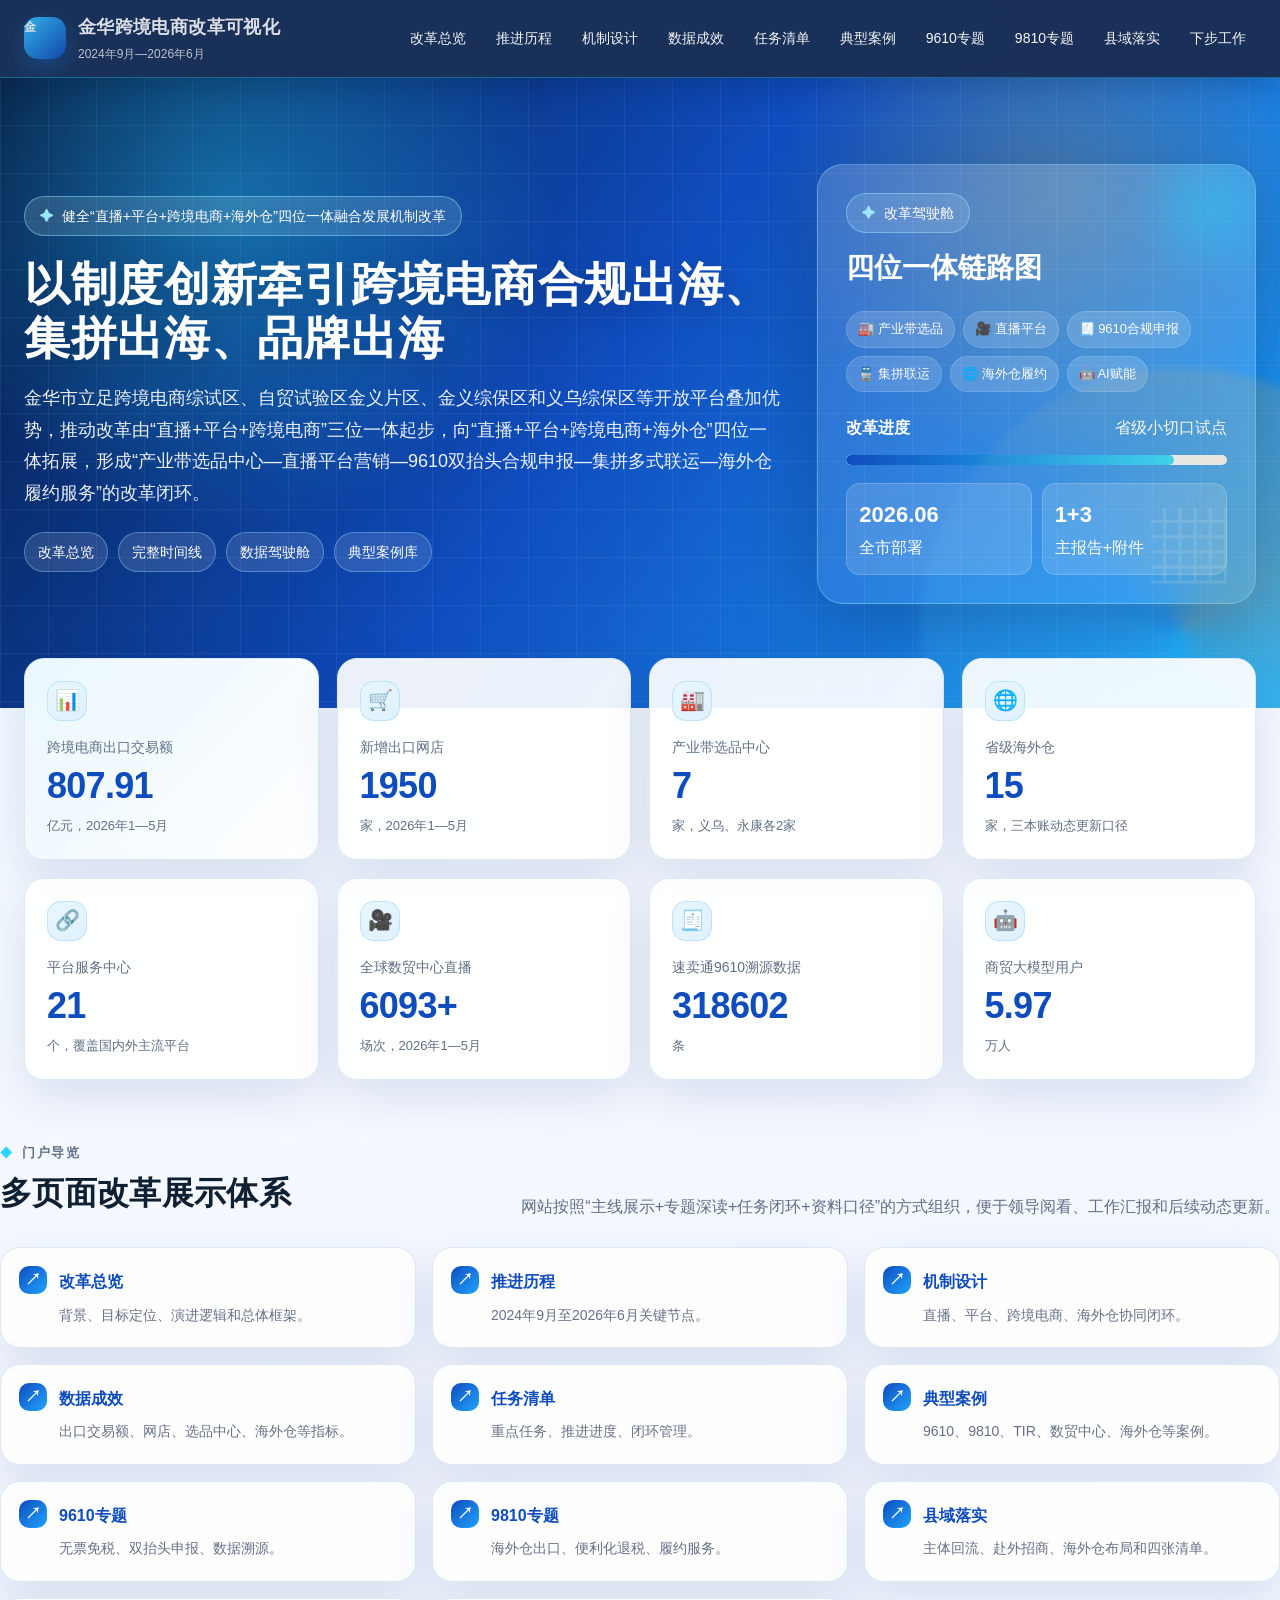
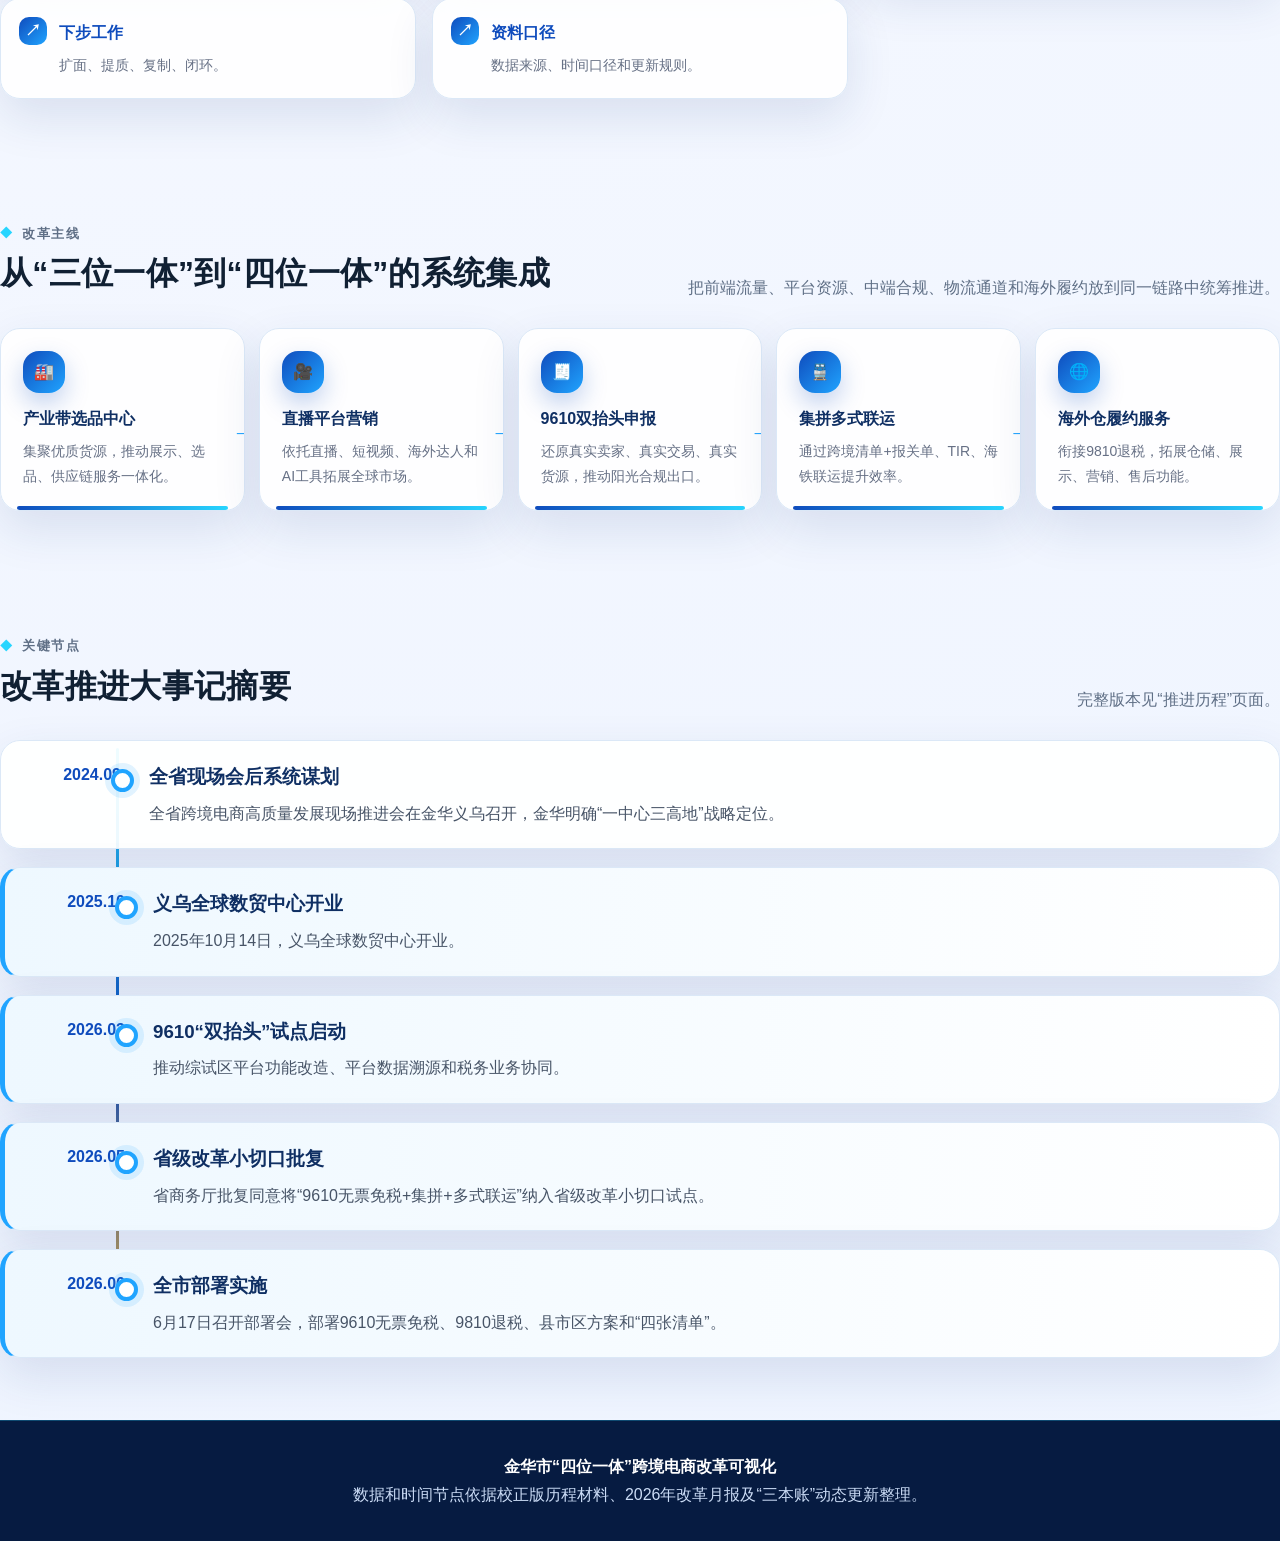
<file: index.html>
<!doctype html>
<html lang="zh-CN">
<head>
<meta charset="utf-8"><meta name="viewport" content="width=device-width,initial-scale=1">
<title>金华市“四位一体”跨境电商改革可视化</title>
<link rel="stylesheet" href="assets/style.css">
</head>
<body>
<header class="topbar"><nav class="nav"><a class="brand" href="index.html"><span class="seal">金</span><span><b>金华跨境电商改革可视化</b><span>2024年9月—2026年6月</span></span></a><div class="navlinks"><a href="overview.html">改革总览</a><a href="timeline.html">推进历程</a><a href="mechanism.html">机制设计</a><a href="data.html">数据成效</a><a href="tasks.html">任务清单</a><a href="cases.html">典型案例</a><a href="reform-9610.html">9610专题</a><a href="reform-9810.html">9810专题</a><a href="counties.html">县域落实</a><a href="next.html">下步工作</a></div></nav></header>
<section class="hero"><div class="hero-inner"><div><span class="tag">健全“直播+平台+跨境电商+海外仓”四位一体融合发展机制改革</span><h1>以制度创新牵引跨境电商合规出海、集拼出海、品牌出海</h1><p class="lead">金华市立足跨境电商综试区、自贸试验区金义片区、金义综保区和义乌综保区等开放平台叠加优势，推动改革由“直播+平台+跨境电商”三位一体起步，向“直播+平台+跨境电商+海外仓”四位一体拓展，形成“产业带选品中心—直播平台营销—9610双抬头合规申报—集拼多式联运—海外仓履约服务”的改革闭环。</p><div class="toc"><a href="overview.html">改革总览</a><a href="timeline.html">完整时间线</a><a href="data.html">数据驾驶舱</a><a href="cases.html">典型案例库</a></div></div><aside class="hero-card"><span class="tag">改革驾驶舱</span><h2>四位一体链路图</h2><div class="pills"><span>🏭 产业带选品</span><span>🎥 直播平台</span><span>🧾 9610合规申报</span><span>🚆 集拼联运</span><span>🌐 海外仓履约</span><span>🤖 AI赋能</span></div><div style="display:grid;gap:12px;margin-top:22px"><div style="display:flex;justify-content:space-between;gap:12px;align-items:center"><b>改革进度</b><span>省级小切口试点</span></div><div class="bar"><i style="--w:86%;width:86%"></i></div><div style="display:grid;grid-template-columns:1fr 1fr;gap:10px;margin-top:6px"><div style="background:rgba(255,255,255,.14);border:1px solid rgba(255,255,255,.18);border-radius:14px;padding:12px"><b style="font-size:22px">2026.06</b><br><span>全市部署</span></div><div style="background:rgba(255,255,255,.14);border:1px solid rgba(255,255,255,.18);border-radius:14px;padding:12px"><b style="font-size:22px">1+3</b><br><span>主报告+附件</span></div></div></div></aside></div></section>
<main>
<section class="wrap"><div class="metrics"><article class="metric major"><span>跨境电商出口交易额</span><strong>807.91</strong><em>亿元，2026年1—5月</em></article><article class="metric"><span>新增出口网店</span><strong>1950</strong><em>家，2026年1—5月</em></article><article class="metric"><span>产业带选品中心</span><strong>7</strong><em>家，义乌、永康各2家</em></article><article class="metric"><span>省级海外仓</span><strong>15</strong><em>家，三本账动态更新口径</em></article><article class="metric"><span>平台服务中心</span><strong>21</strong><em>个，覆盖国内外主流平台</em></article><article class="metric"><span>全球数贸中心直播</span><strong>6093+</strong><em>场次，2026年1—5月</em></article><article class="metric"><span>速卖通9610溯源数据</span><strong>318602</strong><em>条</em></article><article class="metric"><span>商贸大模型用户</span><strong>5.97</strong><em>万人</em></article></div></section>
<section class="section wrap"><div class="section-title"><div><p class="eyebrow">门户导览</p><h2>多页面改革展示体系</h2></div><p>网站按照“主线展示+专题深读+任务闭环+资料口径”的方式组织，便于领导阅看、工作汇报和后续动态更新。</p></div><div class="page-list"><a class="page-link" href="overview.html"><b>改革总览</b><span>背景、目标定位、演进逻辑和总体框架。</span></a><a class="page-link" href="timeline.html"><b>推进历程</b><span>2024年9月至2026年6月关键节点。</span></a><a class="page-link" href="mechanism.html"><b>机制设计</b><span>直播、平台、跨境电商、海外仓协同闭环。</span></a><a class="page-link" href="data.html"><b>数据成效</b><span>出口交易额、网店、选品中心、海外仓等指标。</span></a><a class="page-link" href="tasks.html"><b>任务清单</b><span>重点任务、推进进度、闭环管理。</span></a><a class="page-link" href="cases.html"><b>典型案例</b><span>9610、9810、TIR、数贸中心、海外仓等案例。</span></a><a class="page-link" href="reform-9610.html"><b>9610专题</b><span>无票免税、双抬头申报、数据溯源。</span></a><a class="page-link" href="reform-9810.html"><b>9810专题</b><span>海外仓出口、便利化退税、履约服务。</span></a><a class="page-link" href="counties.html"><b>县域落实</b><span>主体回流、赴外招商、海外仓布局和四张清单。</span></a><a class="page-link" href="next.html"><b>下步工作</b><span>扩面、提质、复制、闭环。</span></a><a class="page-link" href="sources.html"><b>资料口径</b><span>数据来源、时间口径和更新规则。</span></a></div></section>
<section class="section wrap"><div class="section-title"><div><p class="eyebrow">改革主线</p><h2>从“三位一体”到“四位一体”的系统集成</h2></div><p>把前端流量、平台资源、中端合规、物流通道和海外履约放到同一链路中统筹推进。</p></div><div class="flow"><div class="step"><span class="num">🏭</span><b>产业带选品中心</b><p>集聚优质货源，推动展示、选品、供应链服务一体化。</p></div><div class="step"><span class="num">🎥</span><b>直播平台营销</b><p>依托直播、短视频、海外达人和AI工具拓展全球市场。</p></div><div class="step"><span class="num">🧾</span><b>9610双抬头申报</b><p>还原真实卖家、真实交易、真实货源，推动阳光合规出口。</p></div><div class="step"><span class="num">🚆</span><b>集拼多式联运</b><p>通过跨境清单+报关单、TIR、海铁联运提升效率。</p></div><div class="step"><span class="num">🌐</span><b>海外仓履约服务</b><p>衔接9810退税，拓展仓储、展示、营销、售后功能。</p></div></div></section>
<section class="section wrap"><div class="section-title"><div><p class="eyebrow">关键节点</p><h2>改革推进大事记摘要</h2></div><p>完整版本见“推进历程”页面。</p></div><div class="timeline"><div class="event"><div class="date">2024.09</div><div><h3>全省现场会后系统谋划</h3><p>全省跨境电商高质量发展现场推进会在金华义乌召开，金华明确“一中心三高地”战略定位。</p></div></div><div class="event hot"><div class="date">2025.10</div><div><h3>义乌全球数贸中心开业</h3><p>2025年10月14日，义乌全球数贸中心开业。</p></div></div><div class="event hot"><div class="date">2026.03</div><div><h3>9610“双抬头”试点启动</h3><p>推动综试区平台功能改造、平台数据溯源和税务业务协同。</p></div></div><div class="event hot"><div class="date">2026.05</div><div><h3>省级改革小切口批复</h3><p>省商务厅批复同意将“9610无票免税+集拼+多式联运”纳入省级改革小切口试点。</p></div></div><div class="event hot"><div class="date">2026.06</div><div><h3>全市部署实施</h3><p>6月17日召开部署会，部署9610无票免税、9810退税、县市区方案和“四张清单”。</p></div></div></div></section>
</main><footer class="footer"><b>金华市“四位一体”跨境电商改革可视化</b><br>数据和时间节点依据校正版历程材料、2026年改革月报及“三本账”动态更新整理。</footer>
</body>
</html>
</file>
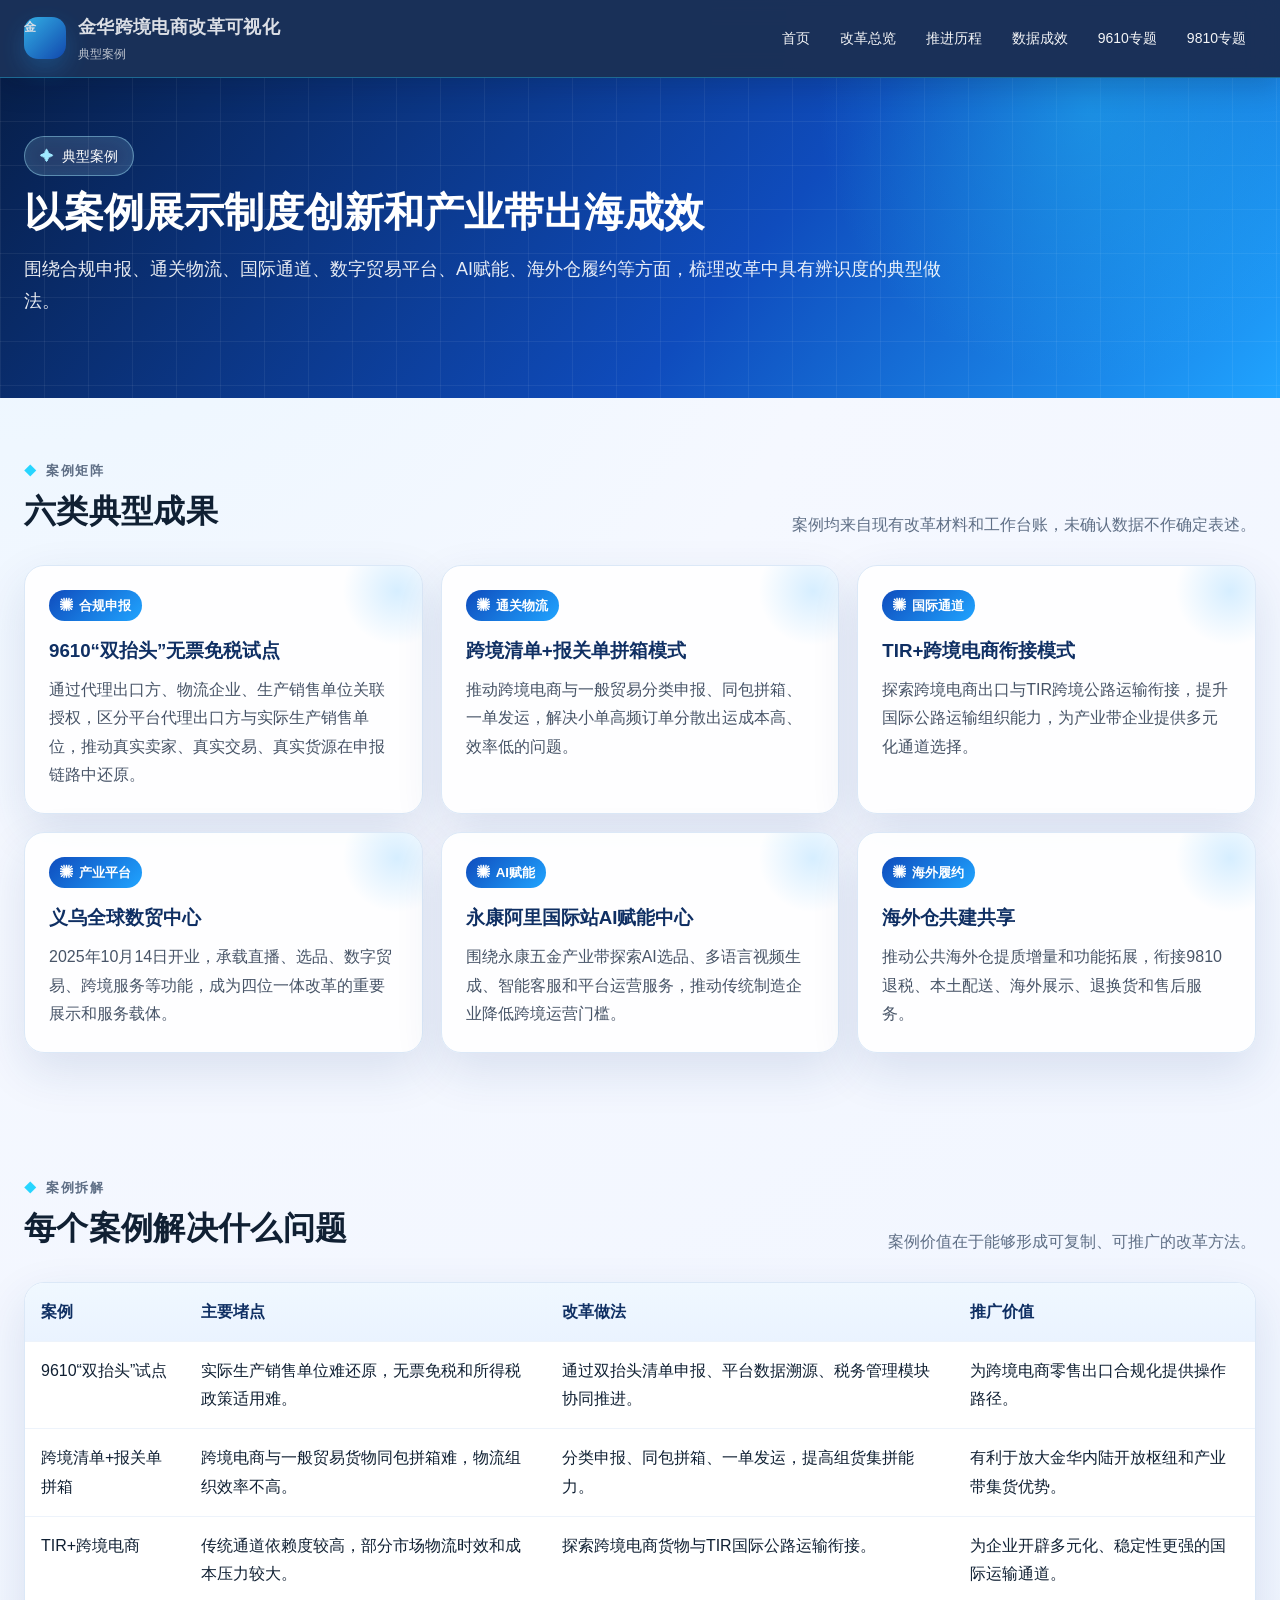
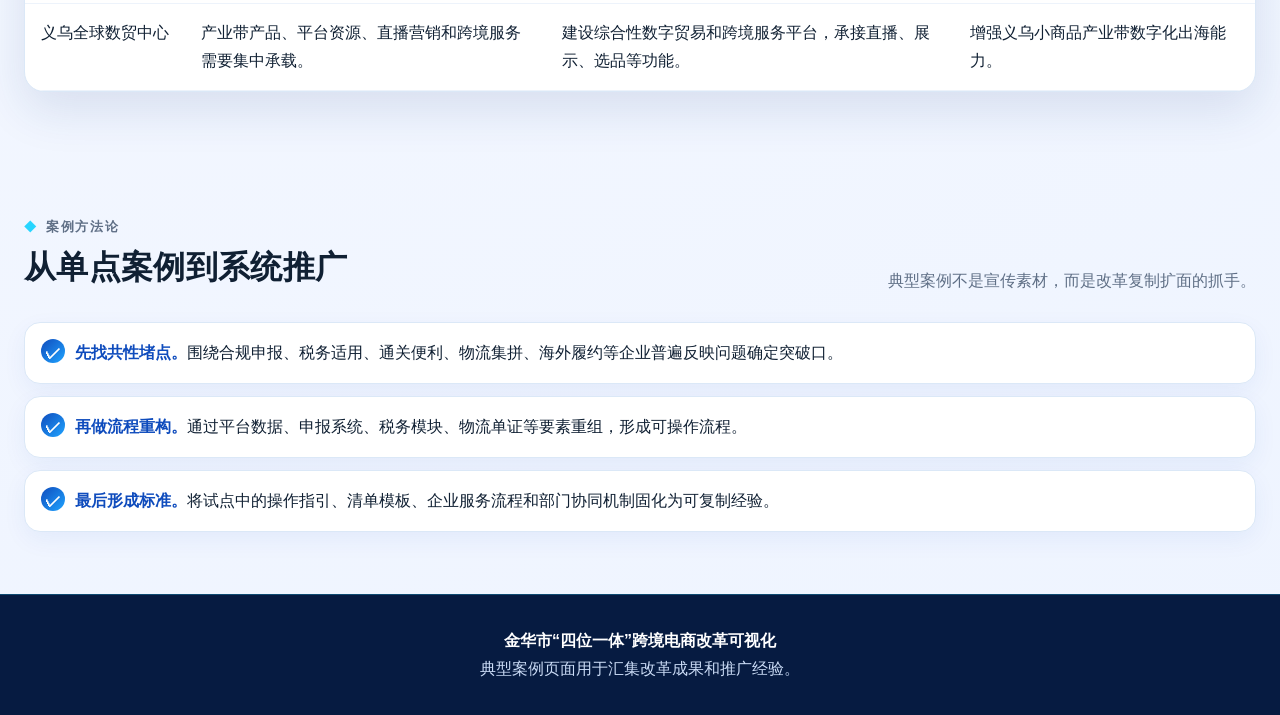
<file: cases.html>
<!doctype html><html lang="zh-CN"><head><meta charset="utf-8"><meta name="viewport" content="width=device-width,initial-scale=1"><title>典型案例｜金华四位一体改革</title><link rel="stylesheet" href="assets/style.css"></head><body><header class="topbar"><nav class="nav"><a class="brand" href="index.html"><span class="seal">金</span><span><b>金华跨境电商改革可视化</b><span>典型案例</span></span></a><div class="navlinks"><a href="index.html">首页</a><a href="overview.html">改革总览</a><a href="timeline.html">推进历程</a><a href="data.html">数据成效</a><a href="reform-9610.html">9610专题</a><a href="reform-9810.html">9810专题</a></div></nav></header><section class="subhero"><div class="wrap"><span class="tag">典型案例</span><h1>以案例展示制度创新和产业带出海成效</h1><p>围绕合规申报、通关物流、国际通道、数字贸易平台、AI赋能、海外仓履约等方面，梳理改革中具有辨识度的典型做法。</p></div></section><main class="wrap"><section class="section"><div class="section-title"><div><p class="eyebrow">案例矩阵</p><h2>六类典型成果</h2></div><p>案例均来自现有改革材料和工作台账，未确认数据不作确定表述。</p></div><div class="case-grid"><article class="case"><small>合规申报</small><h3>9610“双抬头”无票免税试点</h3><p>通过代理出口方、物流企业、生产销售单位关联授权，区分平台代理出口方与实际生产销售单位，推动真实卖家、真实交易、真实货源在申报链路中还原。</p></article><article class="case"><small>通关物流</small><h3>跨境清单+报关单拼箱模式</h3><p>推动跨境电商与一般贸易分类申报、同包拼箱、一单发运，解决小单高频订单分散出运成本高、效率低的问题。</p></article><article class="case"><small>国际通道</small><h3>TIR+跨境电商衔接模式</h3><p>探索跨境电商出口与TIR跨境公路运输衔接，提升国际公路运输组织能力，为产业带企业提供多元化通道选择。</p></article><article class="case"><small>产业平台</small><h3>义乌全球数贸中心</h3><p>2025年10月14日开业，承载直播、选品、数字贸易、跨境服务等功能，成为四位一体改革的重要展示和服务载体。</p></article><article class="case"><small>AI赋能</small><h3>永康阿里国际站AI赋能中心</h3><p>围绕永康五金产业带探索AI选品、多语言视频生成、智能客服和平台运营服务，推动传统制造企业降低跨境运营门槛。</p></article><article class="case"><small>海外履约</small><h3>海外仓共建共享</h3><p>推动公共海外仓提质增量和功能拓展，衔接9810退税、本土配送、海外展示、退换货和售后服务。</p></article></div></section><section class="section"><div class="section-title"><div><p class="eyebrow">案例拆解</p><h2>每个案例解决什么问题</h2></div><p>案例价值在于能够形成可复制、可推广的改革方法。</p></div><div class="tablebox"><table><thead><tr><th>案例</th><th>主要堵点</th><th>改革做法</th><th>推广价值</th></tr></thead><tbody><tr><td>9610“双抬头”试点</td><td>实际生产销售单位难还原，无票免税和所得税政策适用难。</td><td>通过双抬头清单申报、平台数据溯源、税务管理模块协同推进。</td><td>为跨境电商零售出口合规化提供操作路径。</td></tr><tr><td>跨境清单+报关单拼箱</td><td>跨境电商与一般贸易货物同包拼箱难，物流组织效率不高。</td><td>分类申报、同包拼箱、一单发运，提高组货集拼能力。</td><td>有利于放大金华内陆开放枢纽和产业带集货优势。</td></tr><tr><td>TIR+跨境电商</td><td>传统通道依赖度较高，部分市场物流时效和成本压力较大。</td><td>探索跨境电商货物与TIR国际公路运输衔接。</td><td>为企业开辟多元化、稳定性更强的国际运输通道。</td></tr><tr><td>义乌全球数贸中心</td><td>产业带产品、平台资源、直播营销和跨境服务需要集中承载。</td><td>建设综合性数字贸易和跨境服务平台，承接直播、展示、选品等功能。</td><td>增强义乌小商品产业带数字化出海能力。</td></tr></tbody></table></div></section><section class="section"><div class="section-title"><div><p class="eyebrow">案例方法论</p><h2>从单点案例到系统推广</h2></div><p>典型案例不是宣传素材，而是改革复制扩面的抓手。</p></div><ul class="checklist"><li><b>先找共性堵点。</b>围绕合规申报、税务适用、通关便利、物流集拼、海外履约等企业普遍反映问题确定突破口。</li><li><b>再做流程重构。</b>通过平台数据、申报系统、税务模块、物流单证等要素重组，形成可操作流程。</li><li><b>最后形成标准。</b>将试点中的操作指引、清单模板、企业服务流程和部门协同机制固化为可复制经验。</li></ul></section></main><footer class="footer"><b>金华市“四位一体”跨境电商改革可视化</b><br>典型案例页面用于汇集改革成果和推广经验。</footer></body></html>
</file>
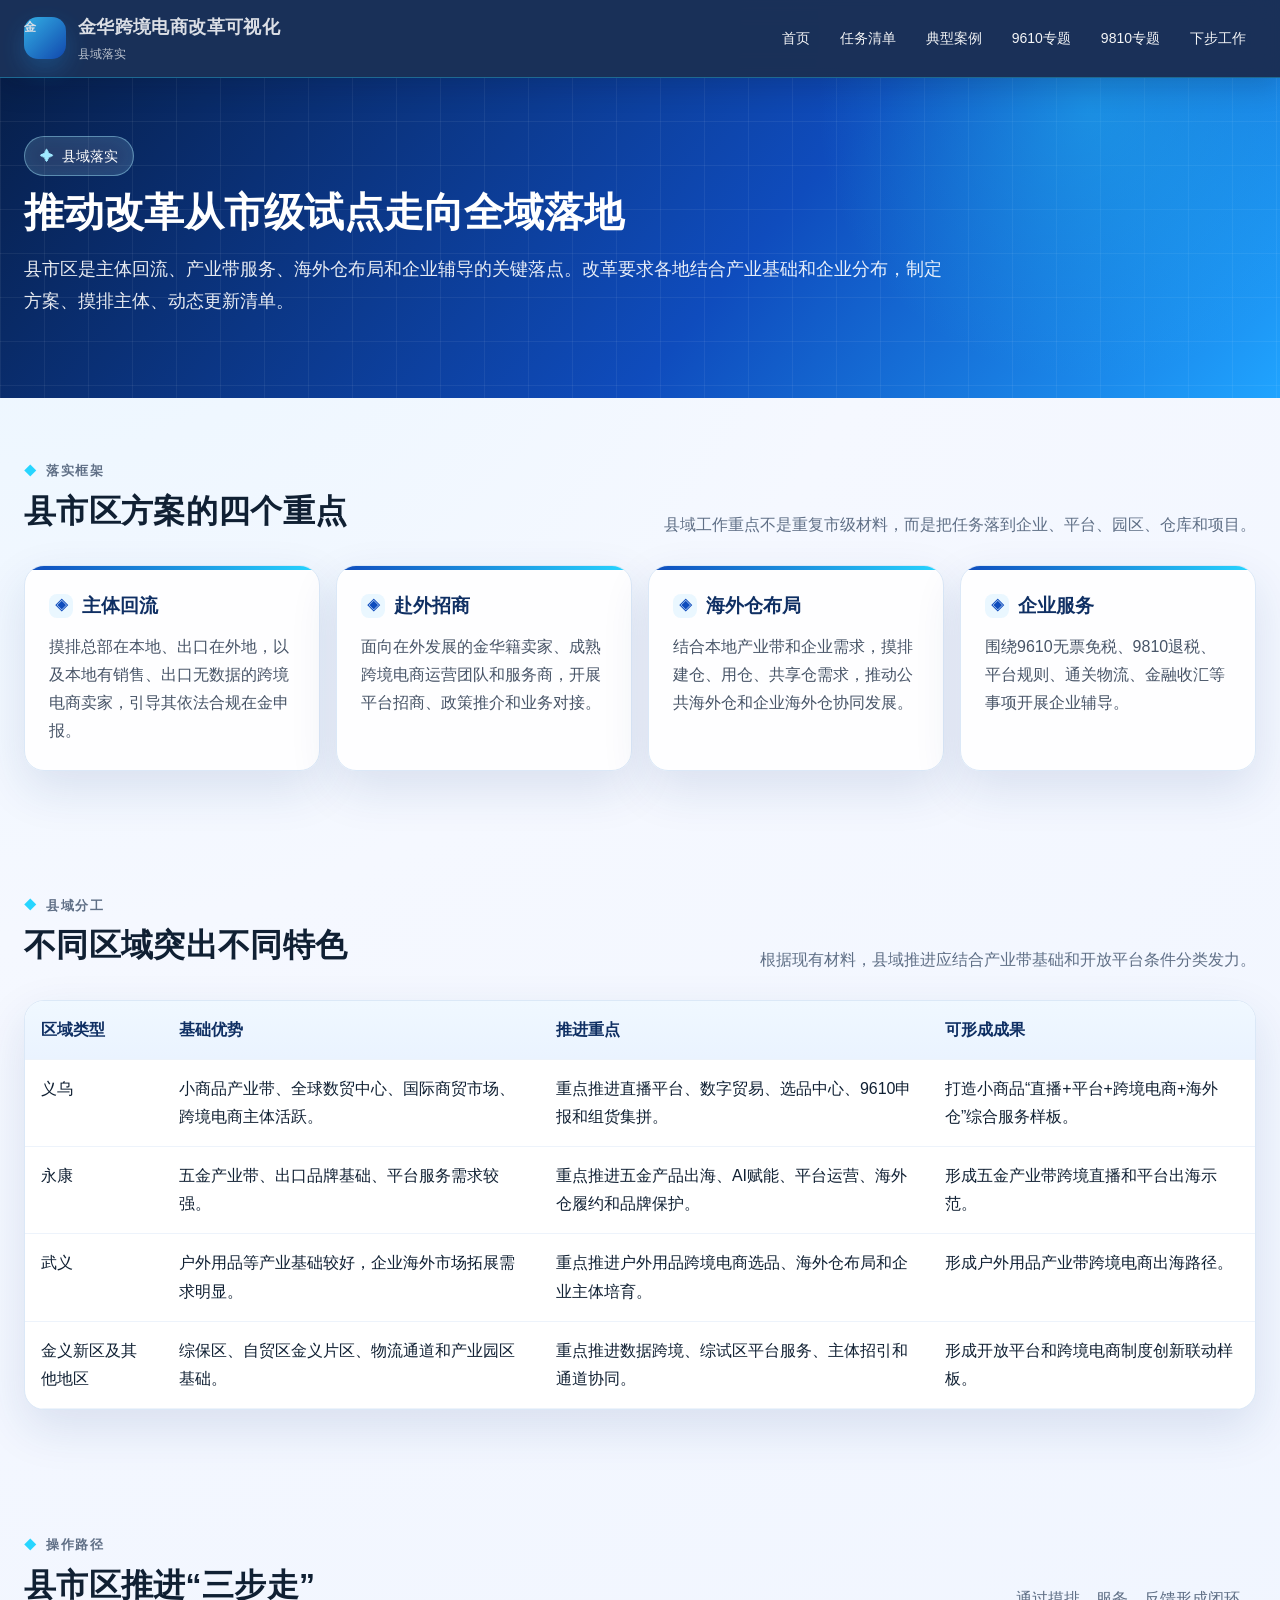
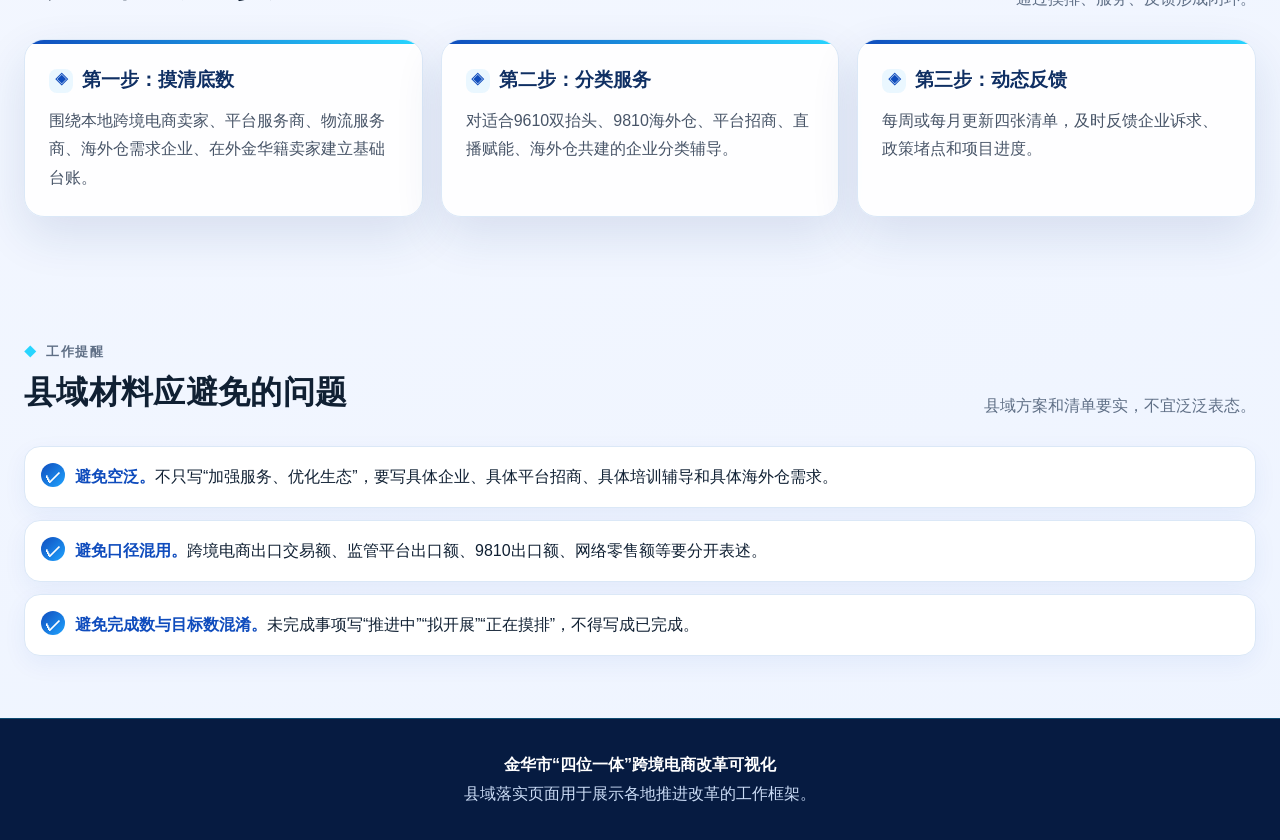
<file: counties.html>
<!doctype html><html lang="zh-CN"><head><meta charset="utf-8"><meta name="viewport" content="width=device-width,initial-scale=1"><title>县域落实｜金华四位一体改革</title><link rel="stylesheet" href="assets/style.css"></head><body><header class="topbar"><nav class="nav"><a class="brand" href="index.html"><span class="seal">金</span><span><b>金华跨境电商改革可视化</b><span>县域落实</span></span></a><div class="navlinks"><a href="index.html">首页</a><a href="tasks.html">任务清单</a><a href="cases.html">典型案例</a><a href="reform-9610.html">9610专题</a><a href="reform-9810.html">9810专题</a><a href="next.html">下步工作</a></div></nav></header><section class="subhero"><div class="wrap"><span class="tag">县域落实</span><h1>推动改革从市级试点走向全域落地</h1><p>县市区是主体回流、产业带服务、海外仓布局和企业辅导的关键落点。改革要求各地结合产业基础和企业分布，制定方案、摸排主体、动态更新清单。</p></div></section><main class="wrap"><section class="section"><div class="section-title"><div><p class="eyebrow">落实框架</p><h2>县市区方案的四个重点</h2></div><p>县域工作重点不是重复市级材料，而是把任务落到企业、平台、园区、仓库和项目。</p></div><div class="grid4"><article class="card"><h3>主体回流</h3><p>摸排总部在本地、出口在外地，以及本地有销售、出口无数据的跨境电商卖家，引导其依法合规在金申报。</p></article><article class="card"><h3>赴外招商</h3><p>面向在外发展的金华籍卖家、成熟跨境电商运营团队和服务商，开展平台招商、政策推介和业务对接。</p></article><article class="card"><h3>海外仓布局</h3><p>结合本地产业带和企业需求，摸排建仓、用仓、共享仓需求，推动公共海外仓和企业海外仓协同发展。</p></article><article class="card"><h3>企业服务</h3><p>围绕9610无票免税、9810退税、平台规则、通关物流、金融收汇等事项开展企业辅导。</p></article></div></section><section class="section"><div class="section-title"><div><p class="eyebrow">县域分工</p><h2>不同区域突出不同特色</h2></div><p>根据现有材料，县域推进应结合产业带基础和开放平台条件分类发力。</p></div><div class="tablebox"><table><thead><tr><th>区域类型</th><th>基础优势</th><th>推进重点</th><th>可形成成果</th></tr></thead><tbody><tr><td>义乌</td><td>小商品产业带、全球数贸中心、国际商贸市场、跨境电商主体活跃。</td><td>重点推进直播平台、数字贸易、选品中心、9610申报和组货集拼。</td><td>打造小商品“直播+平台+跨境电商+海外仓”综合服务样板。</td></tr><tr><td>永康</td><td>五金产业带、出口品牌基础、平台服务需求较强。</td><td>重点推进五金产品出海、AI赋能、平台运营、海外仓履约和品牌保护。</td><td>形成五金产业带跨境直播和平台出海示范。</td></tr><tr><td>武义</td><td>户外用品等产业基础较好，企业海外市场拓展需求明显。</td><td>重点推进户外用品跨境电商选品、海外仓布局和企业主体培育。</td><td>形成户外用品产业带跨境电商出海路径。</td></tr><tr><td>金义新区及其他地区</td><td>综保区、自贸区金义片区、物流通道和产业园区基础。</td><td>重点推进数据跨境、综试区平台服务、主体招引和通道协同。</td><td>形成开放平台和跨境电商制度创新联动样板。</td></tr></tbody></table></div></section><section class="section"><div class="section-title"><div><p class="eyebrow">操作路径</p><h2>县市区推进“三步走”</h2></div><p>通过摸排、服务、反馈形成闭环。</p></div><div class="grid3"><article class="panel"><h3>第一步：摸清底数</h3><p>围绕本地跨境电商卖家、平台服务商、物流服务商、海外仓需求企业、在外金华籍卖家建立基础台账。</p></article><article class="panel"><h3>第二步：分类服务</h3><p>对适合9610双抬头、9810海外仓、平台招商、直播赋能、海外仓共建的企业分类辅导。</p></article><article class="panel"><h3>第三步：动态反馈</h3><p>每周或每月更新四张清单，及时反馈企业诉求、政策堵点和项目进度。</p></article></div></section><section class="section"><div class="section-title"><div><p class="eyebrow">工作提醒</p><h2>县域材料应避免的问题</h2></div><p>县域方案和清单要实，不宜泛泛表态。</p></div><ul class="checklist"><li><b>避免空泛。</b>不只写“加强服务、优化生态”，要写具体企业、具体平台招商、具体培训辅导和具体海外仓需求。</li><li><b>避免口径混用。</b>跨境电商出口交易额、监管平台出口额、9810出口额、网络零售额等要分开表述。</li><li><b>避免完成数与目标数混淆。</b>未完成事项写“推进中”“拟开展”“正在摸排”，不得写成已完成。</li></ul></section></main><footer class="footer"><b>金华市“四位一体”跨境电商改革可视化</b><br>县域落实页面用于展示各地推进改革的工作框架。</footer></body></html>
</file>
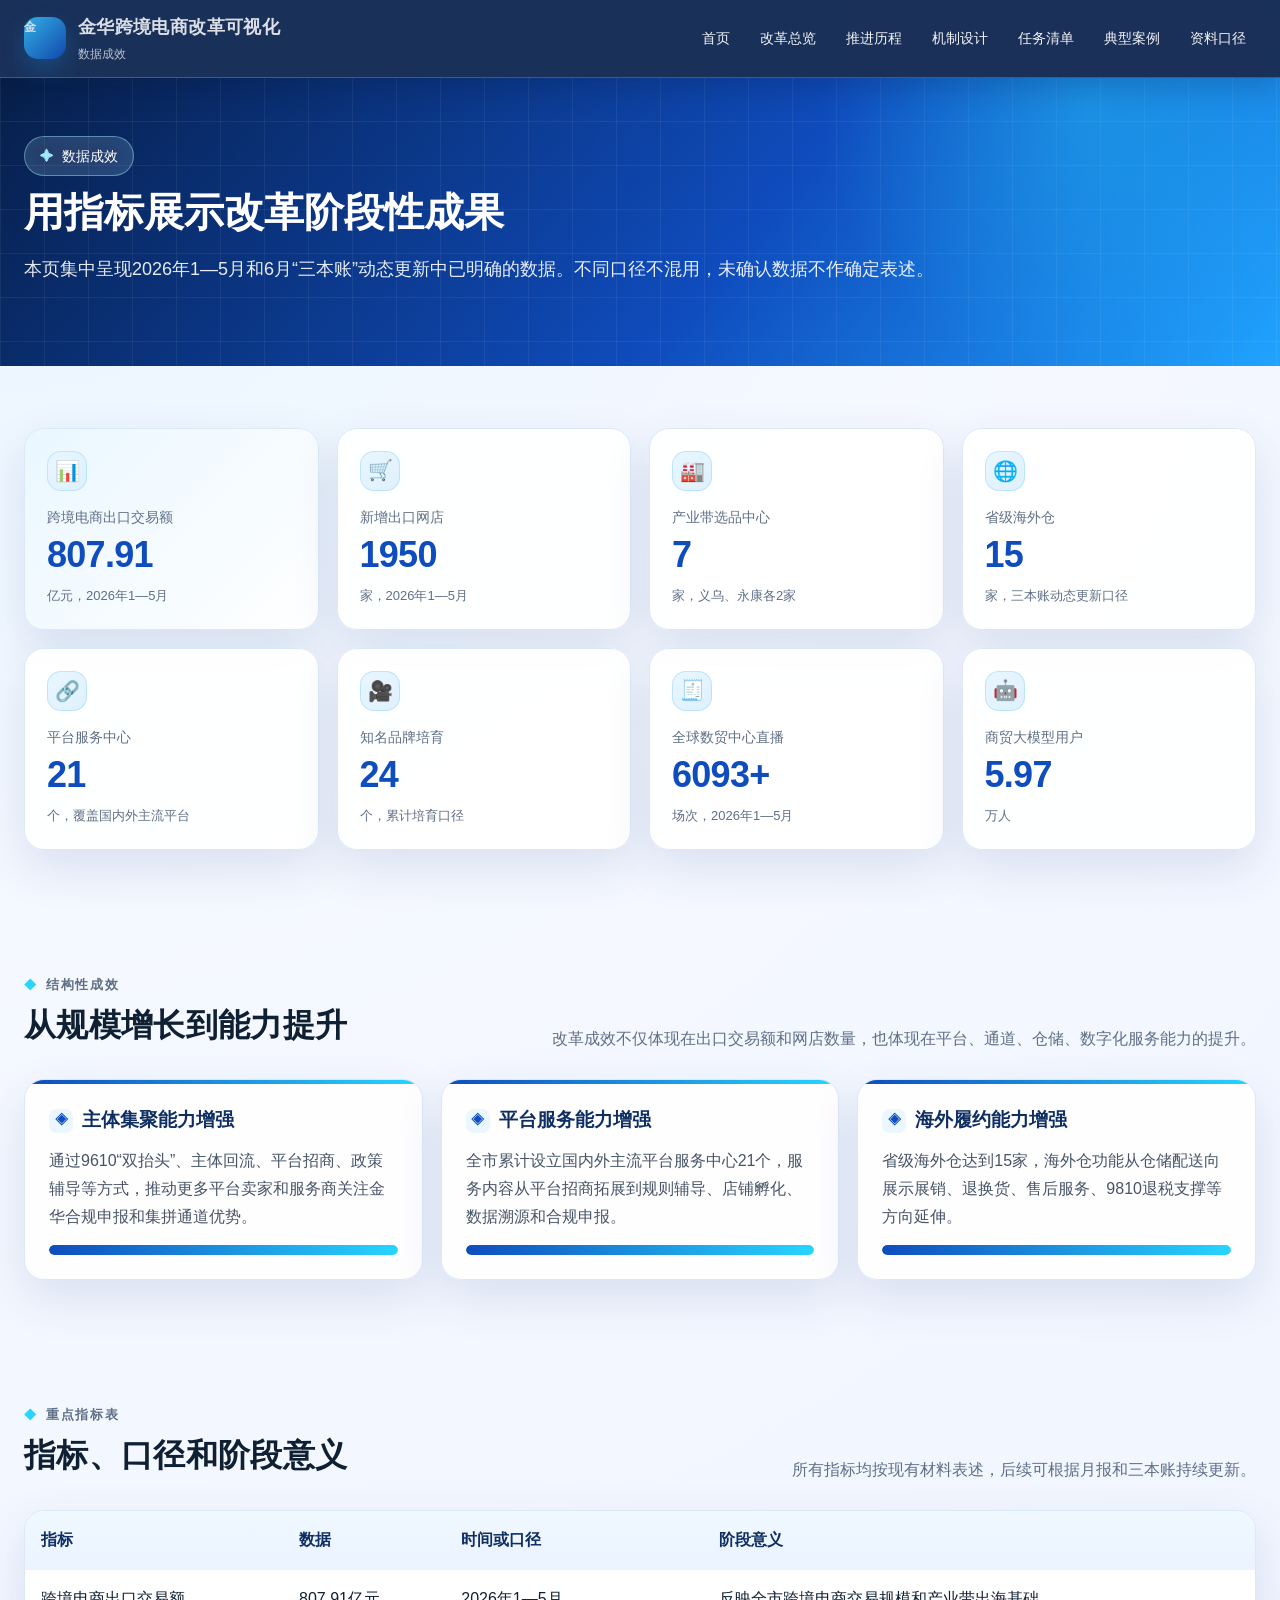
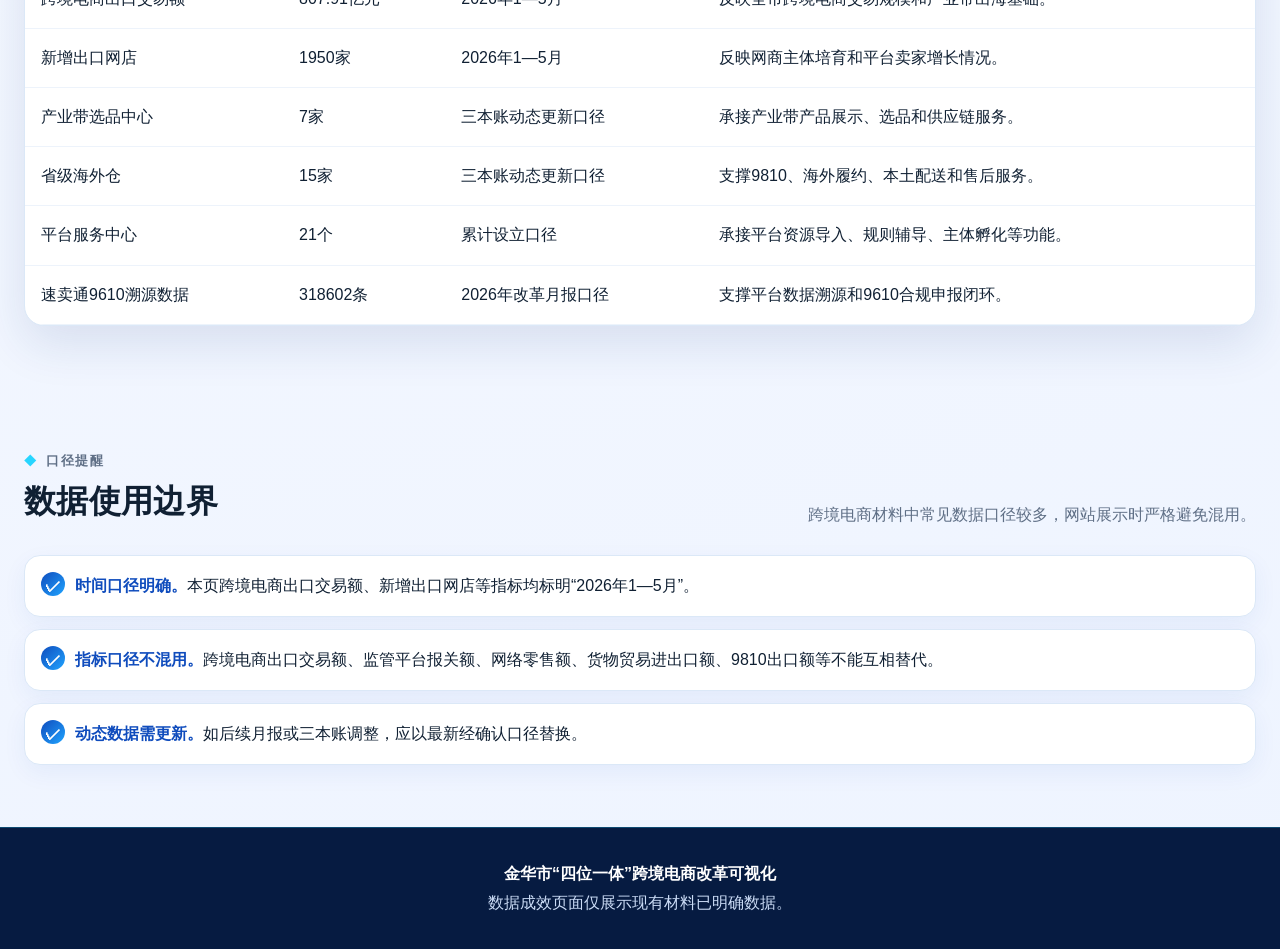
<file: data.html>
<!doctype html><html lang="zh-CN"><head><meta charset="utf-8"><meta name="viewport" content="width=device-width,initial-scale=1"><title>数据成效｜金华四位一体改革</title><link rel="stylesheet" href="assets/style.css"></head><body><header class="topbar"><nav class="nav"><a class="brand" href="index.html"><span class="seal">金</span><span><b>金华跨境电商改革可视化</b><span>数据成效</span></span></a><div class="navlinks"><a href="index.html">首页</a><a href="overview.html">改革总览</a><a href="timeline.html">推进历程</a><a href="mechanism.html">机制设计</a><a href="tasks.html">任务清单</a><a href="cases.html">典型案例</a><a href="sources.html">资料口径</a></div></nav></header><section class="subhero"><div class="wrap"><span class="tag">数据成效</span><h1>用指标展示改革阶段性成果</h1><p>本页集中呈现2026年1—5月和6月“三本账”动态更新中已明确的数据。不同口径不混用，未确认数据不作确定表述。</p></div></section><main class="wrap"><section class="section"><div class="metrics" style="margin-top:0"><article class="metric major"><span>跨境电商出口交易额</span><strong>807.91</strong><em>亿元，2026年1—5月</em></article><article class="metric"><span>新增出口网店</span><strong>1950</strong><em>家，2026年1—5月</em></article><article class="metric"><span>产业带选品中心</span><strong>7</strong><em>家，义乌、永康各2家</em></article><article class="metric"><span>省级海外仓</span><strong>15</strong><em>家，三本账动态更新口径</em></article><article class="metric"><span>平台服务中心</span><strong>21</strong><em>个，覆盖国内外主流平台</em></article><article class="metric"><span>知名品牌培育</span><strong>24</strong><em>个，累计培育口径</em></article><article class="metric"><span>全球数贸中心直播</span><strong>6093+</strong><em>场次，2026年1—5月</em></article><article class="metric"><span>商贸大模型用户</span><strong>5.97</strong><em>万人</em></article></div></section><section class="section"><div class="section-title"><div><p class="eyebrow">结构性成效</p><h2>从规模增长到能力提升</h2></div><p>改革成效不仅体现在出口交易额和网店数量，也体现在平台、通道、仓储、数字化服务能力的提升。</p></div><div class="grid3"><article class="card"><h3>主体集聚能力增强</h3><p>通过9610“双抬头”、主体回流、平台招商、政策辅导等方式，推动更多平台卖家和服务商关注金华合规申报和集拼通道优势。</p><div class="bar" style="margin-top:14px"><i style="width:78%"></i></div></article><article class="card"><h3>平台服务能力增强</h3><p>全市累计设立国内外主流平台服务中心21个，服务内容从平台招商拓展到规则辅导、店铺孵化、数据溯源和合规申报。</p><div class="bar" style="margin-top:14px"><i style="width:84%"></i></div></article><article class="card"><h3>海外履约能力增强</h3><p>省级海外仓达到15家，海外仓功能从仓储配送向展示展销、退换货、售后服务、9810退税支撑等方向延伸。</p><div class="bar" style="margin-top:14px"><i style="width:80%"></i></div></article></div></section><section class="section"><div class="section-title"><div><p class="eyebrow">重点指标表</p><h2>指标、口径和阶段意义</h2></div><p>所有指标均按现有材料表述，后续可根据月报和三本账持续更新。</p></div><div class="tablebox"><table><thead><tr><th>指标</th><th>数据</th><th>时间或口径</th><th>阶段意义</th></tr></thead><tbody><tr><td>跨境电商出口交易额</td><td>807.91亿元</td><td>2026年1—5月</td><td>反映全市跨境电商交易规模和产业带出海基础。</td></tr><tr><td>新增出口网店</td><td>1950家</td><td>2026年1—5月</td><td>反映网商主体培育和平台卖家增长情况。</td></tr><tr><td>产业带选品中心</td><td>7家</td><td>三本账动态更新口径</td><td>承接产业带产品展示、选品和供应链服务。</td></tr><tr><td>省级海外仓</td><td>15家</td><td>三本账动态更新口径</td><td>支撑9810、海外履约、本土配送和售后服务。</td></tr><tr><td>平台服务中心</td><td>21个</td><td>累计设立口径</td><td>承接平台资源导入、规则辅导、主体孵化等功能。</td></tr><tr><td>速卖通9610溯源数据</td><td>318602条</td><td>2026年改革月报口径</td><td>支撑平台数据溯源和9610合规申报闭环。</td></tr></tbody></table></div></section><section class="section"><div class="section-title"><div><p class="eyebrow">口径提醒</p><h2>数据使用边界</h2></div><p>跨境电商材料中常见数据口径较多，网站展示时严格避免混用。</p></div><ul class="checklist"><li><b>时间口径明确。</b>本页跨境电商出口交易额、新增出口网店等指标均标明“2026年1—5月”。</li><li><b>指标口径不混用。</b>跨境电商出口交易额、监管平台报关额、网络零售额、货物贸易进出口额、9810出口额等不能互相替代。</li><li><b>动态数据需更新。</b>如后续月报或三本账调整，应以最新经确认口径替换。</li></ul></section></main><footer class="footer"><b>金华市“四位一体”跨境电商改革可视化</b><br>数据成效页面仅展示现有材料已明确数据。</footer></body></html>
</file>
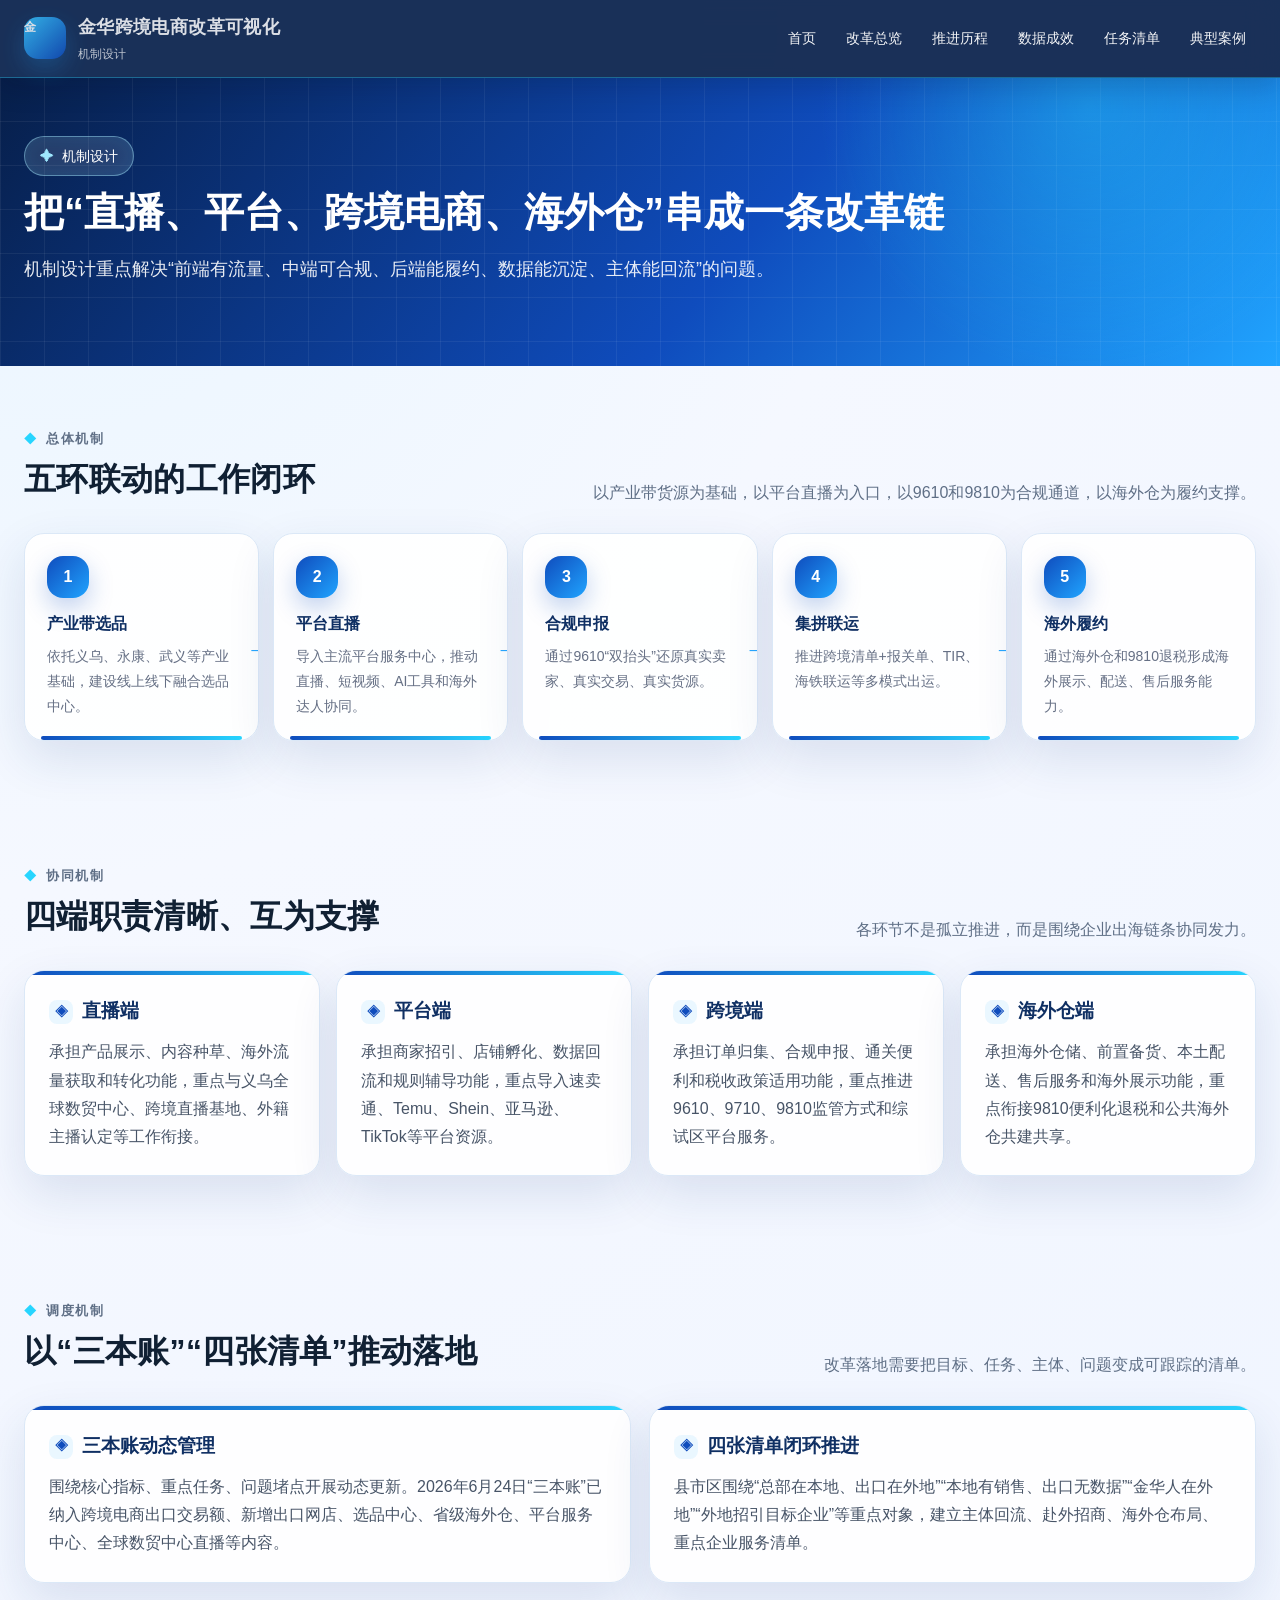
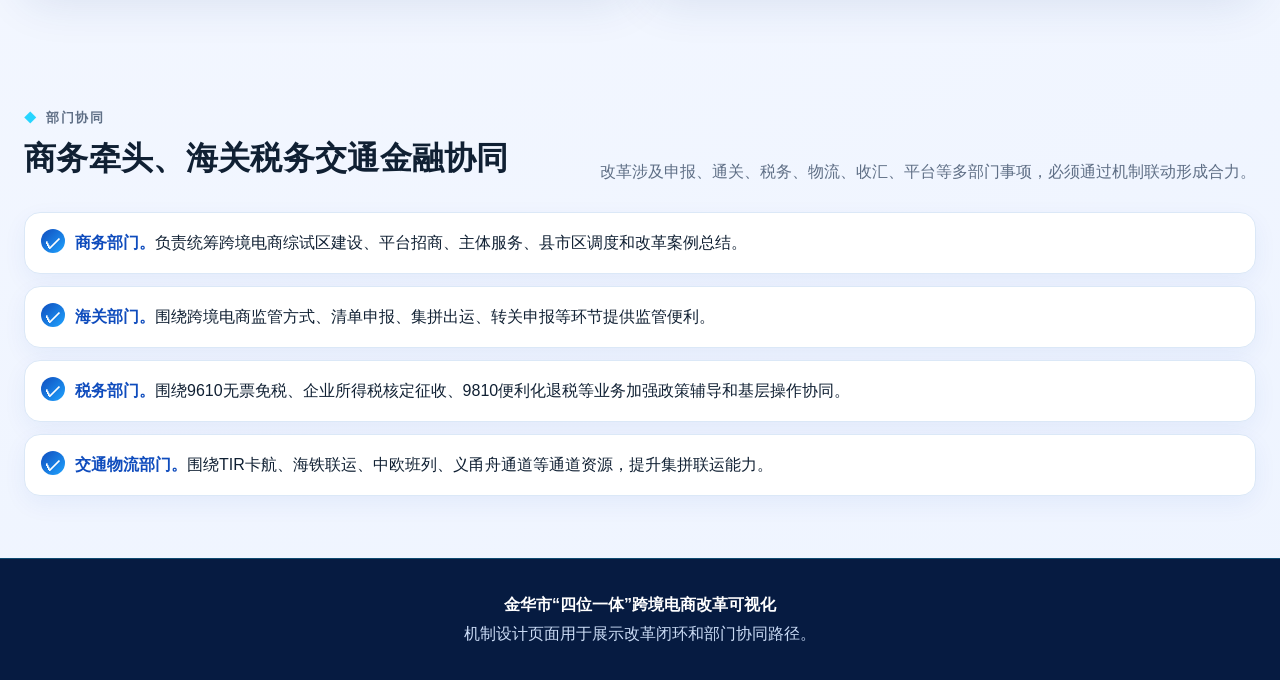
<file: mechanism.html>
<!doctype html><html lang="zh-CN"><head><meta charset="utf-8"><meta name="viewport" content="width=device-width,initial-scale=1"><title>机制设计｜金华四位一体改革</title><link rel="stylesheet" href="assets/style.css"></head><body><header class="topbar"><nav class="nav"><a class="brand" href="index.html"><span class="seal">金</span><span><b>金华跨境电商改革可视化</b><span>机制设计</span></span></a><div class="navlinks"><a href="index.html">首页</a><a href="overview.html">改革总览</a><a href="timeline.html">推进历程</a><a href="data.html">数据成效</a><a href="tasks.html">任务清单</a><a href="cases.html">典型案例</a></div></nav></header><section class="subhero"><div class="wrap"><span class="tag">机制设计</span><h1>把“直播、平台、跨境电商、海外仓”串成一条改革链</h1><p>机制设计重点解决“前端有流量、中端可合规、后端能履约、数据能沉淀、主体能回流”的问题。</p></div></section><main class="wrap"><section class="section"><div class="section-title"><div><p class="eyebrow">总体机制</p><h2>五环联动的工作闭环</h2></div><p>以产业带货源为基础，以平台直播为入口，以9610和9810为合规通道，以海外仓为履约支撑。</p></div><div class="flow"><div class="step"><span class="num">1</span><b>产业带选品</b><p>依托义乌、永康、武义等产业基础，建设线上线下融合选品中心。</p></div><div class="step"><span class="num">2</span><b>平台直播</b><p>导入主流平台服务中心，推动直播、短视频、AI工具和海外达人协同。</p></div><div class="step"><span class="num">3</span><b>合规申报</b><p>通过9610“双抬头”还原真实卖家、真实交易、真实货源。</p></div><div class="step"><span class="num">4</span><b>集拼联运</b><p>推进跨境清单+报关单、TIR、海铁联运等多模式出运。</p></div><div class="step"><span class="num">5</span><b>海外履约</b><p>通过海外仓和9810退税形成海外展示、配送、售后服务能力。</p></div></div></section><section class="section"><div class="section-title"><div><p class="eyebrow">协同机制</p><h2>四端职责清晰、互为支撑</h2></div><p>各环节不是孤立推进，而是围绕企业出海链条协同发力。</p></div><div class="grid4"><article class="card"><h3>直播端</h3><p>承担产品展示、内容种草、海外流量获取和转化功能，重点与义乌全球数贸中心、跨境直播基地、外籍主播认定等工作衔接。</p></article><article class="card"><h3>平台端</h3><p>承担商家招引、店铺孵化、数据回流和规则辅导功能，重点导入速卖通、Temu、Shein、亚马逊、TikTok等平台资源。</p></article><article class="card"><h3>跨境端</h3><p>承担订单归集、合规申报、通关便利和税收政策适用功能，重点推进9610、9710、9810监管方式和综试区平台服务。</p></article><article class="card"><h3>海外仓端</h3><p>承担海外仓储、前置备货、本土配送、售后服务和海外展示功能，重点衔接9810便利化退税和公共海外仓共建共享。</p></article></div></section><section class="section"><div class="section-title"><div><p class="eyebrow">调度机制</p><h2>以“三本账”“四张清单”推动落地</h2></div><p>改革落地需要把目标、任务、主体、问题变成可跟踪的清单。</p></div><div class="grid2"><article class="panel"><h3>三本账动态管理</h3><p>围绕核心指标、重点任务、问题堵点开展动态更新。2026年6月24日“三本账”已纳入跨境电商出口交易额、新增出口网店、选品中心、省级海外仓、平台服务中心、全球数贸中心直播等内容。</p></article><article class="panel"><h3>四张清单闭环推进</h3><p>县市区围绕“总部在本地、出口在外地”“本地有销售、出口无数据”“金华人在外地”“外地招引目标企业”等重点对象，建立主体回流、赴外招商、海外仓布局、重点企业服务清单。</p></article></div></section><section class="section"><div class="section-title"><div><p class="eyebrow">部门协同</p><h2>商务牵头、海关税务交通金融协同</h2></div><p>改革涉及申报、通关、税务、物流、收汇、平台等多部门事项，必须通过机制联动形成合力。</p></div><ul class="checklist"><li><b>商务部门。</b>负责统筹跨境电商综试区建设、平台招商、主体服务、县市区调度和改革案例总结。</li><li><b>海关部门。</b>围绕跨境电商监管方式、清单申报、集拼出运、转关申报等环节提供监管便利。</li><li><b>税务部门。</b>围绕9610无票免税、企业所得税核定征收、9810便利化退税等业务加强政策辅导和基层操作协同。</li><li><b>交通物流部门。</b>围绕TIR卡航、海铁联运、中欧班列、义甬舟通道等通道资源，提升集拼联运能力。</li></ul></section></main><footer class="footer"><b>金华市“四位一体”跨境电商改革可视化</b><br>机制设计页面用于展示改革闭环和部门协同路径。</footer></body></html>
</file>
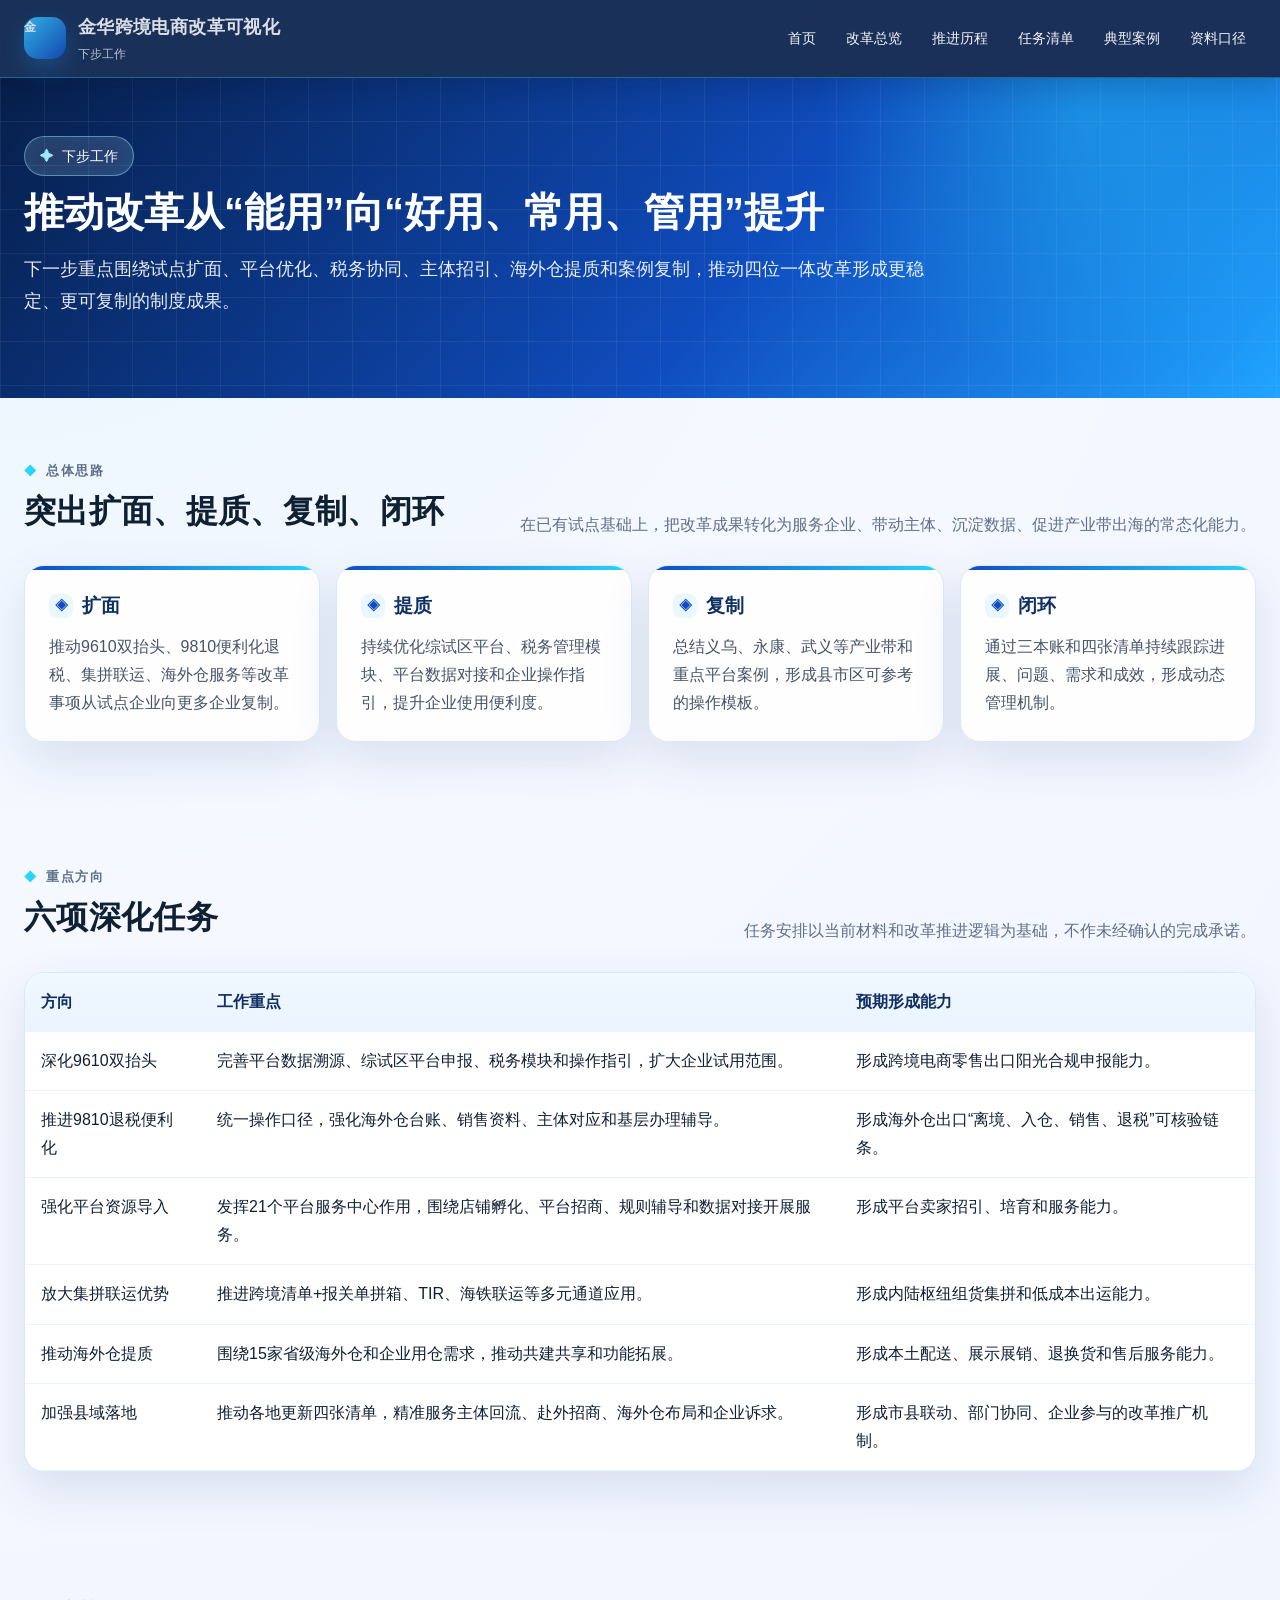
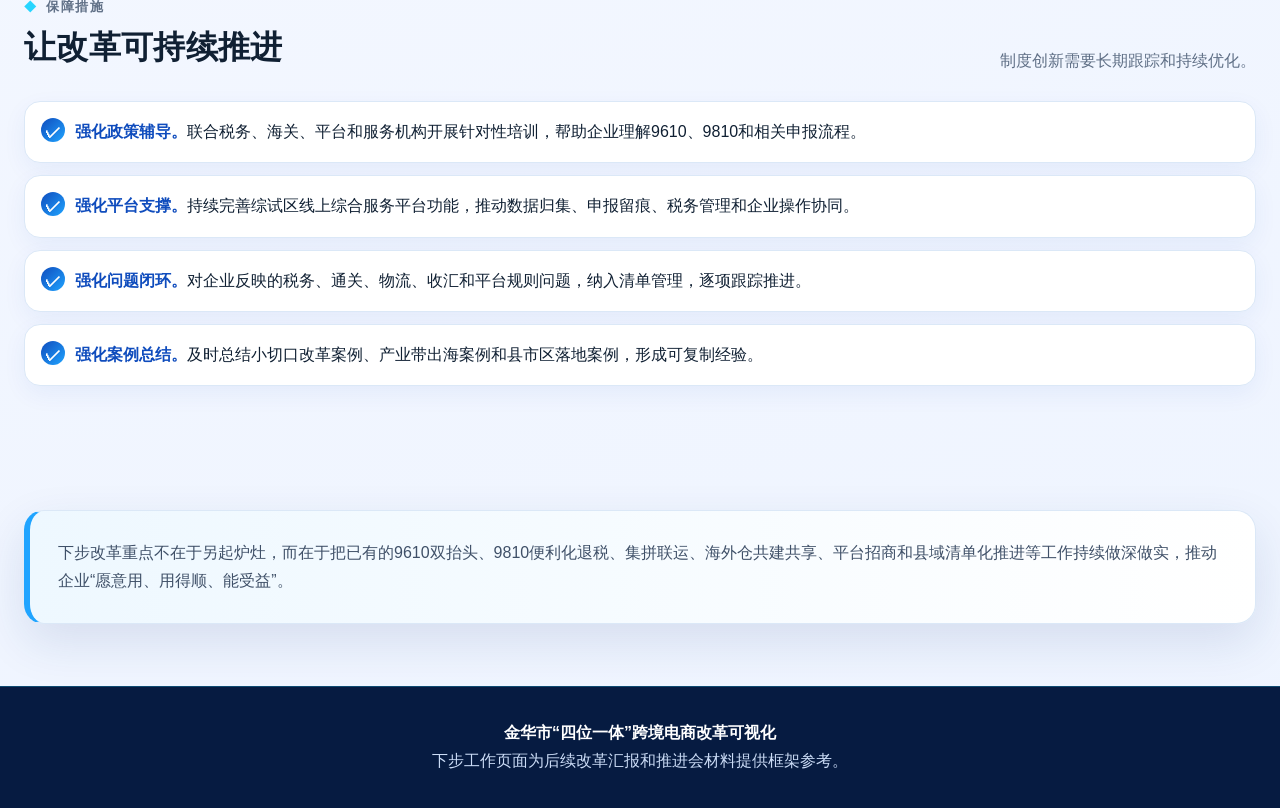
<file: next.html>
<!doctype html><html lang="zh-CN"><head><meta charset="utf-8"><meta name="viewport" content="width=device-width,initial-scale=1"><title>下步工作｜金华四位一体改革</title><link rel="stylesheet" href="assets/style.css"></head><body><header class="topbar"><nav class="nav"><a class="brand" href="index.html"><span class="seal">金</span><span><b>金华跨境电商改革可视化</b><span>下步工作</span></span></a><div class="navlinks"><a href="index.html">首页</a><a href="overview.html">改革总览</a><a href="timeline.html">推进历程</a><a href="tasks.html">任务清单</a><a href="cases.html">典型案例</a><a href="sources.html">资料口径</a></div></nav></header><section class="subhero"><div class="wrap"><span class="tag">下步工作</span><h1>推动改革从“能用”向“好用、常用、管用”提升</h1><p>下一步重点围绕试点扩面、平台优化、税务协同、主体招引、海外仓提质和案例复制，推动四位一体改革形成更稳定、更可复制的制度成果。</p></div></section><main class="wrap"><section class="section"><div class="section-title"><div><p class="eyebrow">总体思路</p><h2>突出扩面、提质、复制、闭环</h2></div><p>在已有试点基础上，把改革成果转化为服务企业、带动主体、沉淀数据、促进产业带出海的常态化能力。</p></div><div class="grid4"><article class="card"><h3>扩面</h3><p>推动9610双抬头、9810便利化退税、集拼联运、海外仓服务等改革事项从试点企业向更多企业复制。</p></article><article class="card"><h3>提质</h3><p>持续优化综试区平台、税务管理模块、平台数据对接和企业操作指引，提升企业使用便利度。</p></article><article class="card"><h3>复制</h3><p>总结义乌、永康、武义等产业带和重点平台案例，形成县市区可参考的操作模板。</p></article><article class="card"><h3>闭环</h3><p>通过三本账和四张清单持续跟踪进展、问题、需求和成效，形成动态管理机制。</p></article></div></section><section class="section"><div class="section-title"><div><p class="eyebrow">重点方向</p><h2>六项深化任务</h2></div><p>任务安排以当前材料和改革推进逻辑为基础，不作未经确认的完成承诺。</p></div><div class="tablebox"><table><thead><tr><th>方向</th><th>工作重点</th><th>预期形成能力</th></tr></thead><tbody><tr><td>深化9610双抬头</td><td>完善平台数据溯源、综试区平台申报、税务模块和操作指引，扩大企业试用范围。</td><td>形成跨境电商零售出口阳光合规申报能力。</td></tr><tr><td>推进9810退税便利化</td><td>统一操作口径，强化海外仓台账、销售资料、主体对应和基层办理辅导。</td><td>形成海外仓出口“离境、入仓、销售、退税”可核验链条。</td></tr><tr><td>强化平台资源导入</td><td>发挥21个平台服务中心作用，围绕店铺孵化、平台招商、规则辅导和数据对接开展服务。</td><td>形成平台卖家招引、培育和服务能力。</td></tr><tr><td>放大集拼联运优势</td><td>推进跨境清单+报关单拼箱、TIR、海铁联运等多元通道应用。</td><td>形成内陆枢纽组货集拼和低成本出运能力。</td></tr><tr><td>推动海外仓提质</td><td>围绕15家省级海外仓和企业用仓需求，推动共建共享和功能拓展。</td><td>形成本土配送、展示展销、退换货和售后服务能力。</td></tr><tr><td>加强县域落地</td><td>推动各地更新四张清单，精准服务主体回流、赴外招商、海外仓布局和企业诉求。</td><td>形成市县联动、部门协同、企业参与的改革推广机制。</td></tr></tbody></table></div></section><section class="section"><div class="section-title"><div><p class="eyebrow">保障措施</p><h2>让改革可持续推进</h2></div><p>制度创新需要长期跟踪和持续优化。</p></div><ul class="checklist"><li><b>强化政策辅导。</b>联合税务、海关、平台和服务机构开展针对性培训，帮助企业理解9610、9810和相关申报流程。</li><li><b>强化平台支撑。</b>持续完善综试区线上综合服务平台功能，推动数据归集、申报留痕、税务管理和企业操作协同。</li><li><b>强化问题闭环。</b>对企业反映的税务、通关、物流、收汇和平台规则问题，纳入清单管理，逐项跟踪推进。</li><li><b>强化案例总结。</b>及时总结小切口改革案例、产业带出海案例和县市区落地案例，形成可复制经验。</li></ul></section><section class="section"><div class="quote"><p>下步改革重点不在于另起炉灶，而在于把已有的9610双抬头、9810便利化退税、集拼联运、海外仓共建共享、平台招商和县域清单化推进等工作持续做深做实，推动企业“愿意用、用得顺、能受益”。</p></div></section></main><footer class="footer"><b>金华市“四位一体”跨境电商改革可视化</b><br>下步工作页面为后续改革汇报和推进会材料提供框架参考。</footer></body></html>
</file>
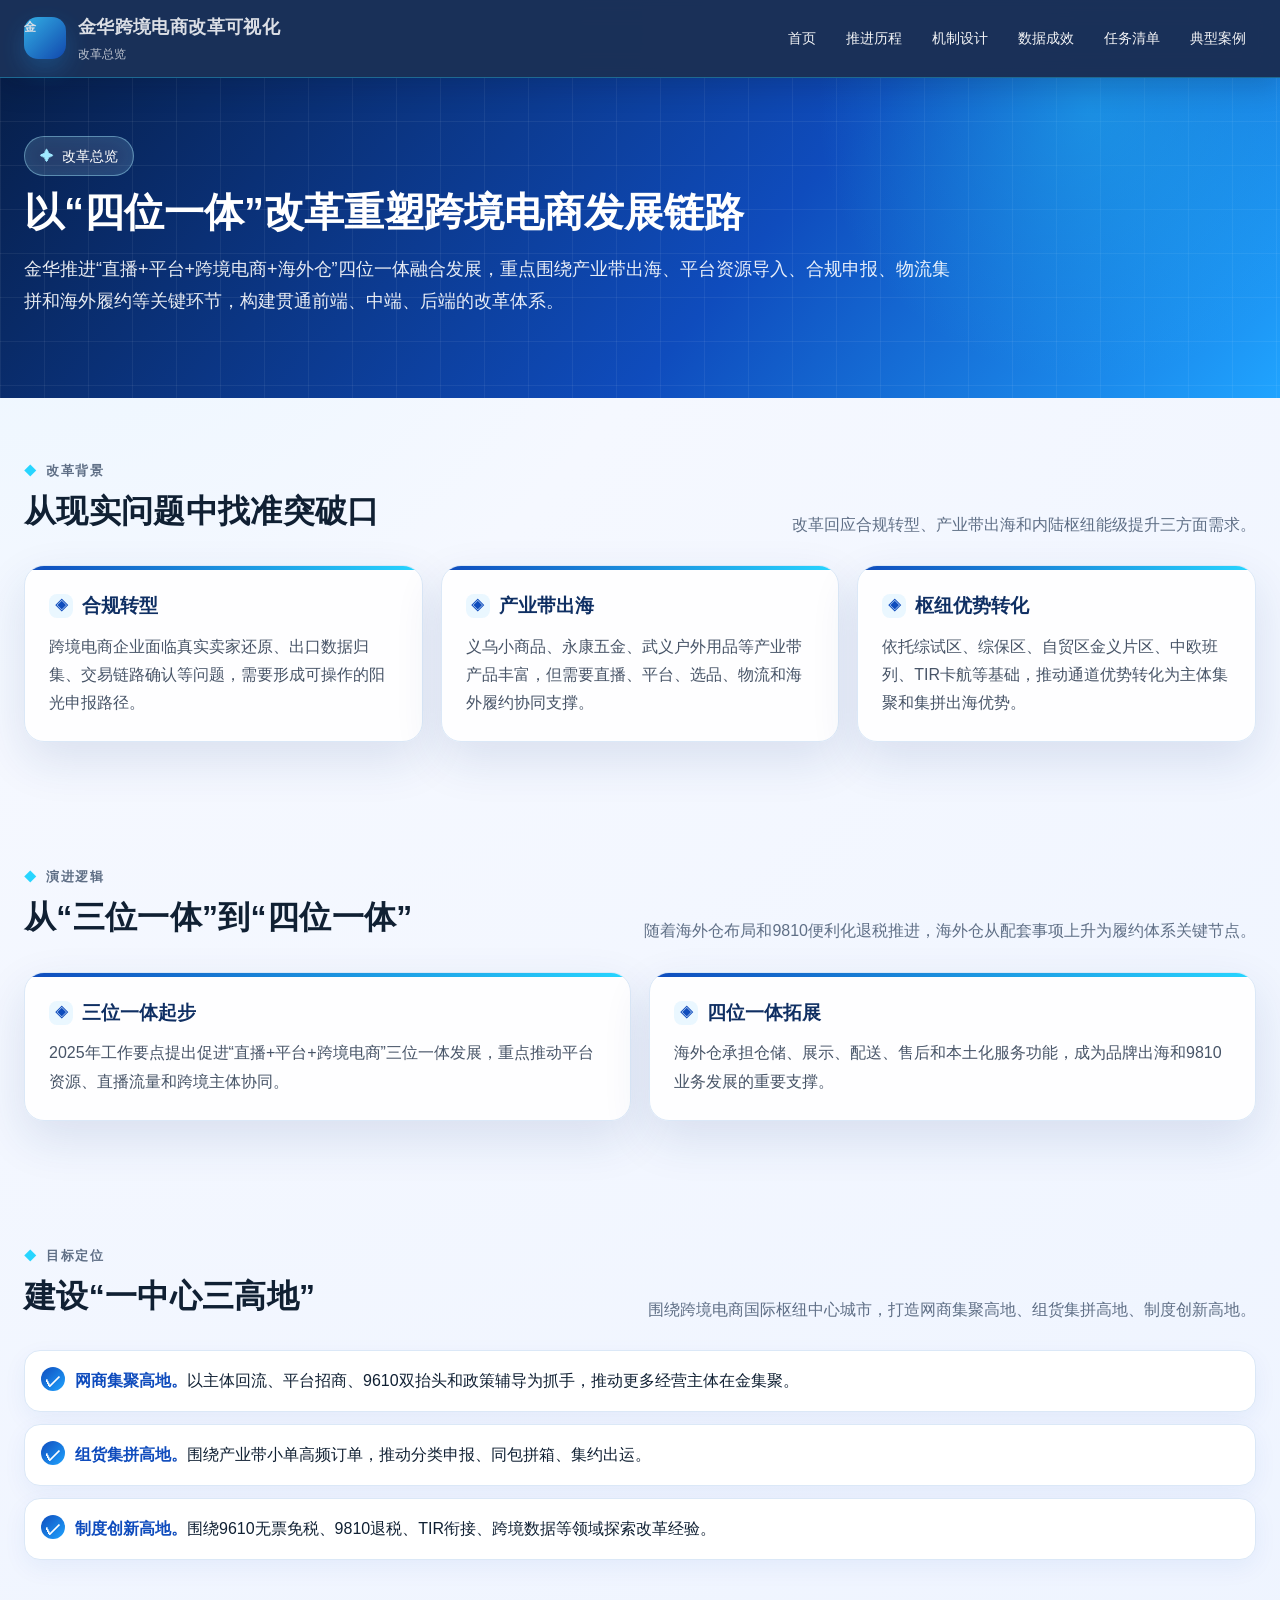
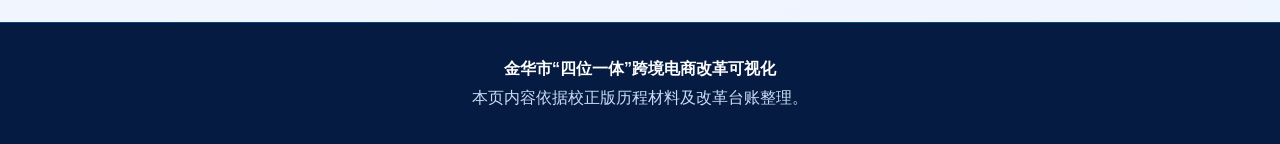
<file: overview.html>
<!doctype html><html lang="zh-CN"><head><meta charset="utf-8"><meta name="viewport" content="width=device-width,initial-scale=1"><title>改革总览｜金华四位一体改革</title><link rel="stylesheet" href="assets/style.css"></head><body><header class="topbar"><nav class="nav"><a class="brand" href="index.html"><span class="seal">金</span><span><b>金华跨境电商改革可视化</b><span>改革总览</span></span></a><div class="navlinks"><a href="index.html">首页</a><a href="timeline.html">推进历程</a><a href="mechanism.html">机制设计</a><a href="data.html">数据成效</a><a href="tasks.html">任务清单</a><a href="cases.html">典型案例</a></div></nav></header><section class="subhero"><div class="wrap"><span class="tag">改革总览</span><h1>以“四位一体”改革重塑跨境电商发展链路</h1><p>金华推进“直播+平台+跨境电商+海外仓”四位一体融合发展，重点围绕产业带出海、平台资源导入、合规申报、物流集拼和海外履约等关键环节，构建贯通前端、中端、后端的改革体系。</p></div></section><main class="wrap"><section class="section"><div class="section-title"><div><p class="eyebrow">改革背景</p><h2>从现实问题中找准突破口</h2></div><p>改革回应合规转型、产业带出海和内陆枢纽能级提升三方面需求。</p></div><div class="grid3"><article class="card"><h3>合规转型</h3><p>跨境电商企业面临真实卖家还原、出口数据归集、交易链路确认等问题，需要形成可操作的阳光申报路径。</p></article><article class="card"><h3>产业带出海</h3><p>义乌小商品、永康五金、武义户外用品等产业带产品丰富，但需要直播、平台、选品、物流和海外履约协同支撑。</p></article><article class="card"><h3>枢纽优势转化</h3><p>依托综试区、综保区、自贸区金义片区、中欧班列、TIR卡航等基础，推动通道优势转化为主体集聚和集拼出海优势。</p></article></div></section><section class="section"><div class="section-title"><div><p class="eyebrow">演进逻辑</p><h2>从“三位一体”到“四位一体”</h2></div><p>随着海外仓布局和9810便利化退税推进，海外仓从配套事项上升为履约体系关键节点。</p></div><div class="grid2"><article class="panel"><h3>三位一体起步</h3><p>2025年工作要点提出促进“直播+平台+跨境电商”三位一体发展，重点推动平台资源、直播流量和跨境主体协同。</p></article><article class="panel"><h3>四位一体拓展</h3><p>海外仓承担仓储、展示、配送、售后和本土化服务功能，成为品牌出海和9810业务发展的重要支撑。</p></article></div></section><section class="section"><div class="section-title"><div><p class="eyebrow">目标定位</p><h2>建设“一中心三高地”</h2></div><p>围绕跨境电商国际枢纽中心城市，打造网商集聚高地、组货集拼高地、制度创新高地。</p></div><ul class="checklist"><li><b>网商集聚高地。</b>以主体回流、平台招商、9610双抬头和政策辅导为抓手，推动更多经营主体在金集聚。</li><li><b>组货集拼高地。</b>围绕产业带小单高频订单，推动分类申报、同包拼箱、集约出运。</li><li><b>制度创新高地。</b>围绕9610无票免税、9810退税、TIR衔接、跨境数据等领域探索改革经验。</li></ul></section></main><footer class="footer"><b>金华市“四位一体”跨境电商改革可视化</b><br>本页内容依据校正版历程材料及改革台账整理。</footer></body></html>
</file>
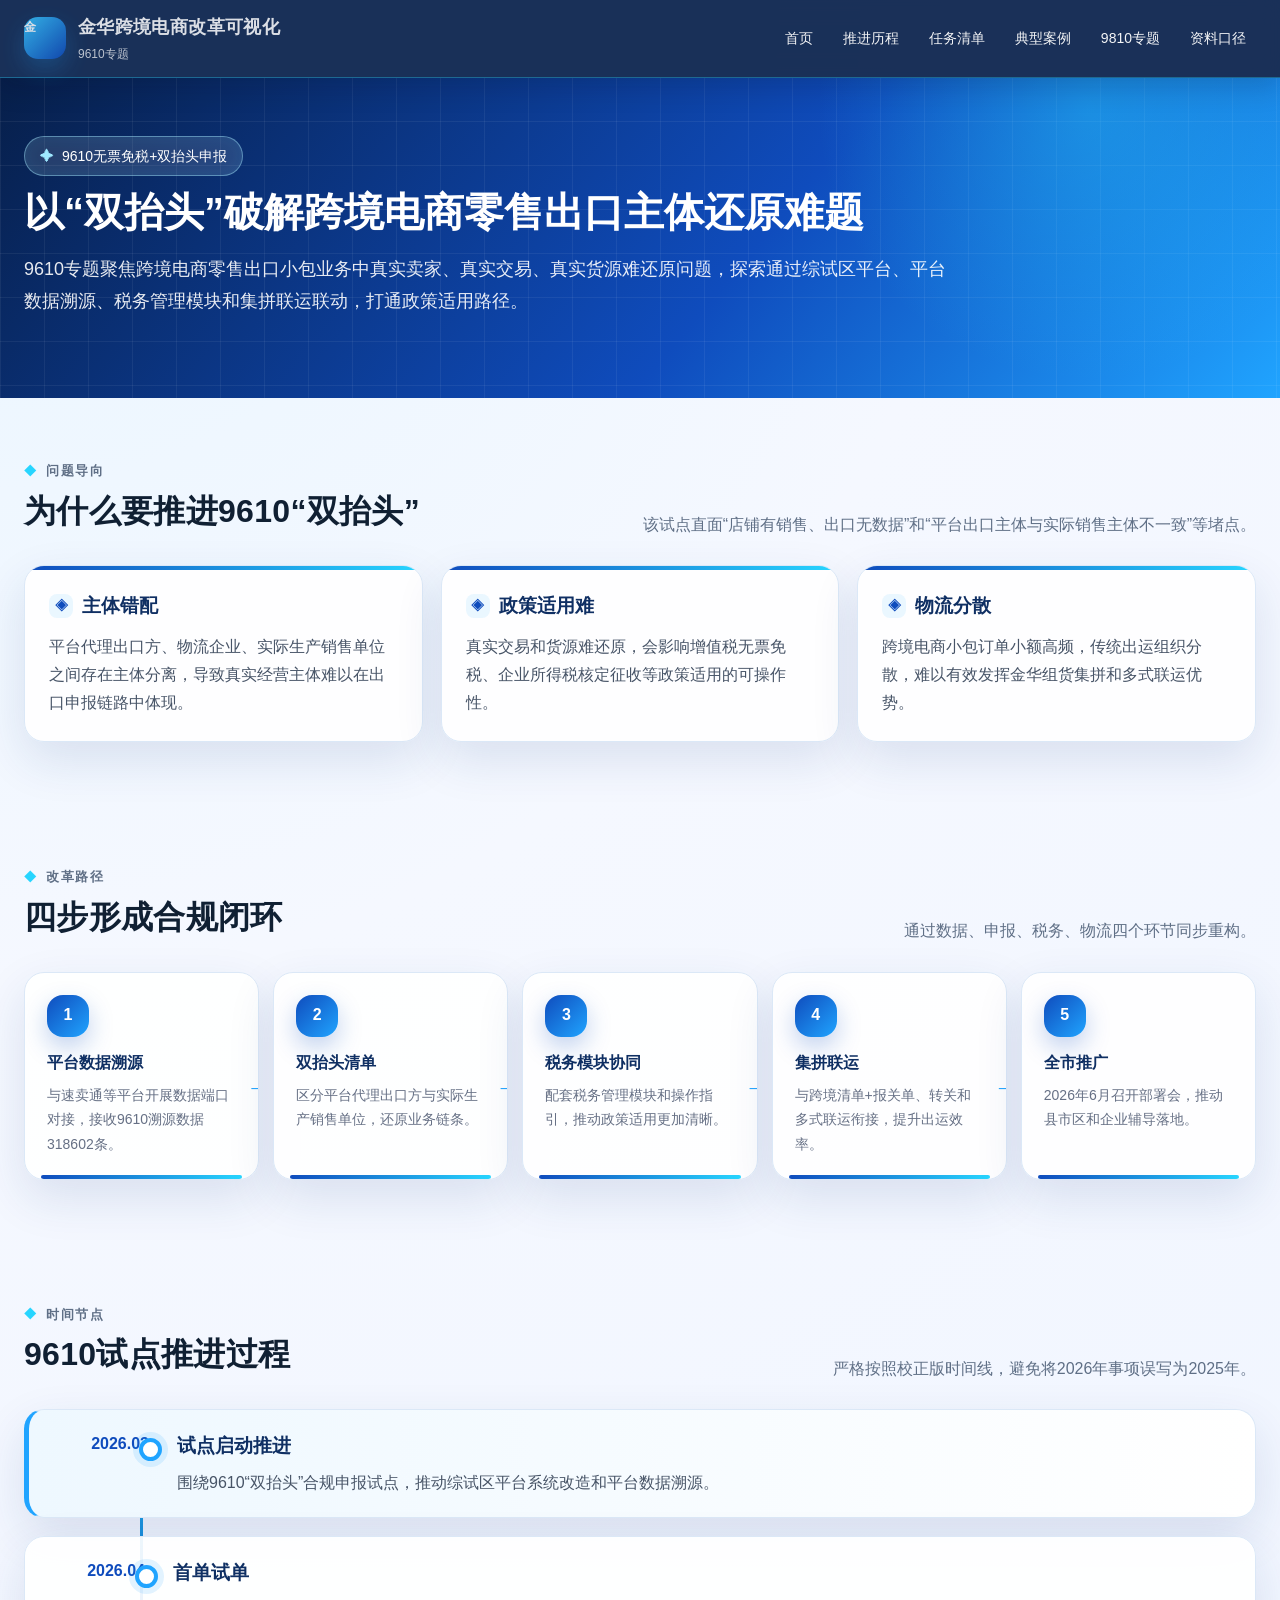
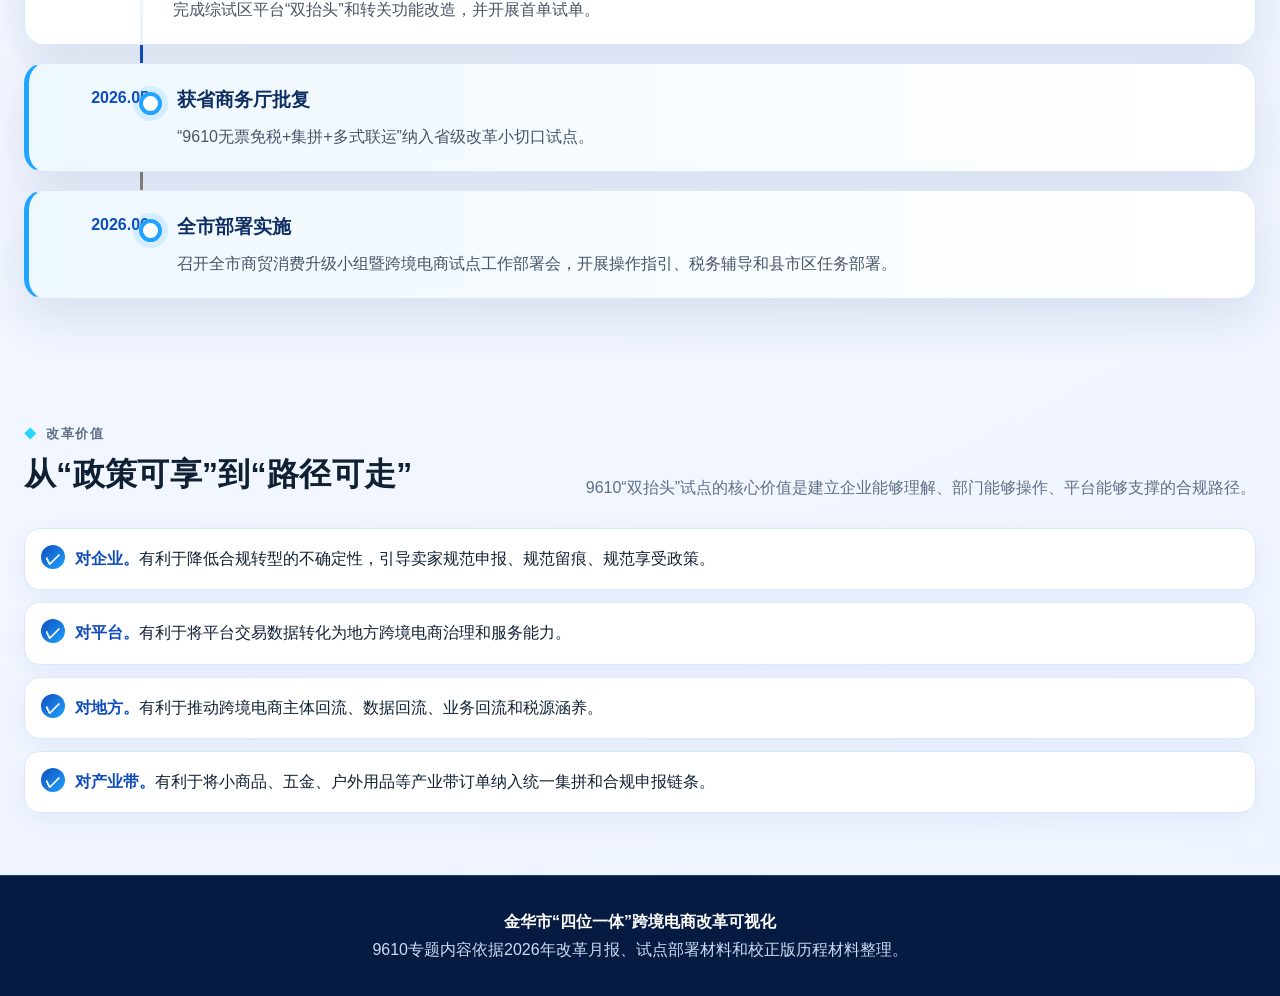
<file: reform-9610.html>
<!doctype html><html lang="zh-CN"><head><meta charset="utf-8"><meta name="viewport" content="width=device-width,initial-scale=1"><title>9610专题｜金华四位一体改革</title><link rel="stylesheet" href="assets/style.css"></head><body><header class="topbar"><nav class="nav"><a class="brand" href="index.html"><span class="seal">金</span><span><b>金华跨境电商改革可视化</b><span>9610专题</span></span></a><div class="navlinks"><a href="index.html">首页</a><a href="timeline.html">推进历程</a><a href="tasks.html">任务清单</a><a href="cases.html">典型案例</a><a href="reform-9810.html">9810专题</a><a href="sources.html">资料口径</a></div></nav></header><section class="subhero"><div class="wrap"><span class="tag">9610无票免税+双抬头申报</span><h1>以“双抬头”破解跨境电商零售出口主体还原难题</h1><p>9610专题聚焦跨境电商零售出口小包业务中真实卖家、真实交易、真实货源难还原问题，探索通过综试区平台、平台数据溯源、税务管理模块和集拼联运联动，打通政策适用路径。</p></div></section><main class="wrap"><section class="section"><div class="section-title"><div><p class="eyebrow">问题导向</p><h2>为什么要推进9610“双抬头”</h2></div><p>该试点直面“店铺有销售、出口无数据”和“平台出口主体与实际销售主体不一致”等堵点。</p></div><div class="grid3"><article class="card"><h3>主体错配</h3><p>平台代理出口方、物流企业、实际生产销售单位之间存在主体分离，导致真实经营主体难以在出口申报链路中体现。</p></article><article class="card"><h3>政策适用难</h3><p>真实交易和货源难还原，会影响增值税无票免税、企业所得税核定征收等政策适用的可操作性。</p></article><article class="card"><h3>物流分散</h3><p>跨境电商小包订单小额高频，传统出运组织分散，难以有效发挥金华组货集拼和多式联运优势。</p></article></div></section><section class="section"><div class="section-title"><div><p class="eyebrow">改革路径</p><h2>四步形成合规闭环</h2></div><p>通过数据、申报、税务、物流四个环节同步重构。</p></div><div class="flow"><div class="step"><span class="num">1</span><b>平台数据溯源</b><p>与速卖通等平台开展数据端口对接，接收9610溯源数据318602条。</p></div><div class="step"><span class="num">2</span><b>双抬头清单</b><p>区分平台代理出口方与实际生产销售单位，还原业务链条。</p></div><div class="step"><span class="num">3</span><b>税务模块协同</b><p>配套税务管理模块和操作指引，推动政策适用更加清晰。</p></div><div class="step"><span class="num">4</span><b>集拼联运</b><p>与跨境清单+报关单、转关和多式联运衔接，提升出运效率。</p></div><div class="step"><span class="num">5</span><b>全市推广</b><p>2026年6月召开部署会，推动县市区和企业辅导落地。</p></div></div></section><section class="section"><div class="section-title"><div><p class="eyebrow">时间节点</p><h2>9610试点推进过程</h2></div><p>严格按照校正版时间线，避免将2026年事项误写为2025年。</p></div><div class="timeline"><div class="event hot"><div class="date">2026.03</div><div><h3>试点启动推进</h3><p>围绕9610“双抬头”合规申报试点，推动综试区平台系统改造和平台数据溯源。</p></div></div><div class="event"><div class="date">2026.04</div><div><h3>首单试单</h3><p>完成综试区平台“双抬头”和转关功能改造，并开展首单试单。</p></div></div><div class="event hot"><div class="date">2026.05</div><div><h3>获省商务厅批复</h3><p>“9610无票免税+集拼+多式联运”纳入省级改革小切口试点。</p></div></div><div class="event hot"><div class="date">2026.06</div><div><h3>全市部署实施</h3><p>召开全市商贸消费升级小组暨跨境电商试点工作部署会，开展操作指引、税务辅导和县市区任务部署。</p></div></div></div></section><section class="section"><div class="section-title"><div><p class="eyebrow">改革价值</p><h2>从“政策可享”到“路径可走”</h2></div><p>9610“双抬头”试点的核心价值是建立企业能够理解、部门能够操作、平台能够支撑的合规路径。</p></div><ul class="checklist"><li><b>对企业。</b>有利于降低合规转型的不确定性，引导卖家规范申报、规范留痕、规范享受政策。</li><li><b>对平台。</b>有利于将平台交易数据转化为地方跨境电商治理和服务能力。</li><li><b>对地方。</b>有利于推动跨境电商主体回流、数据回流、业务回流和税源涵养。</li><li><b>对产业带。</b>有利于将小商品、五金、户外用品等产业带订单纳入统一集拼和合规申报链条。</li></ul></section></main><footer class="footer"><b>金华市“四位一体”跨境电商改革可视化</b><br>9610专题内容依据2026年改革月报、试点部署材料和校正版历程材料整理。</footer></body></html>
</file>
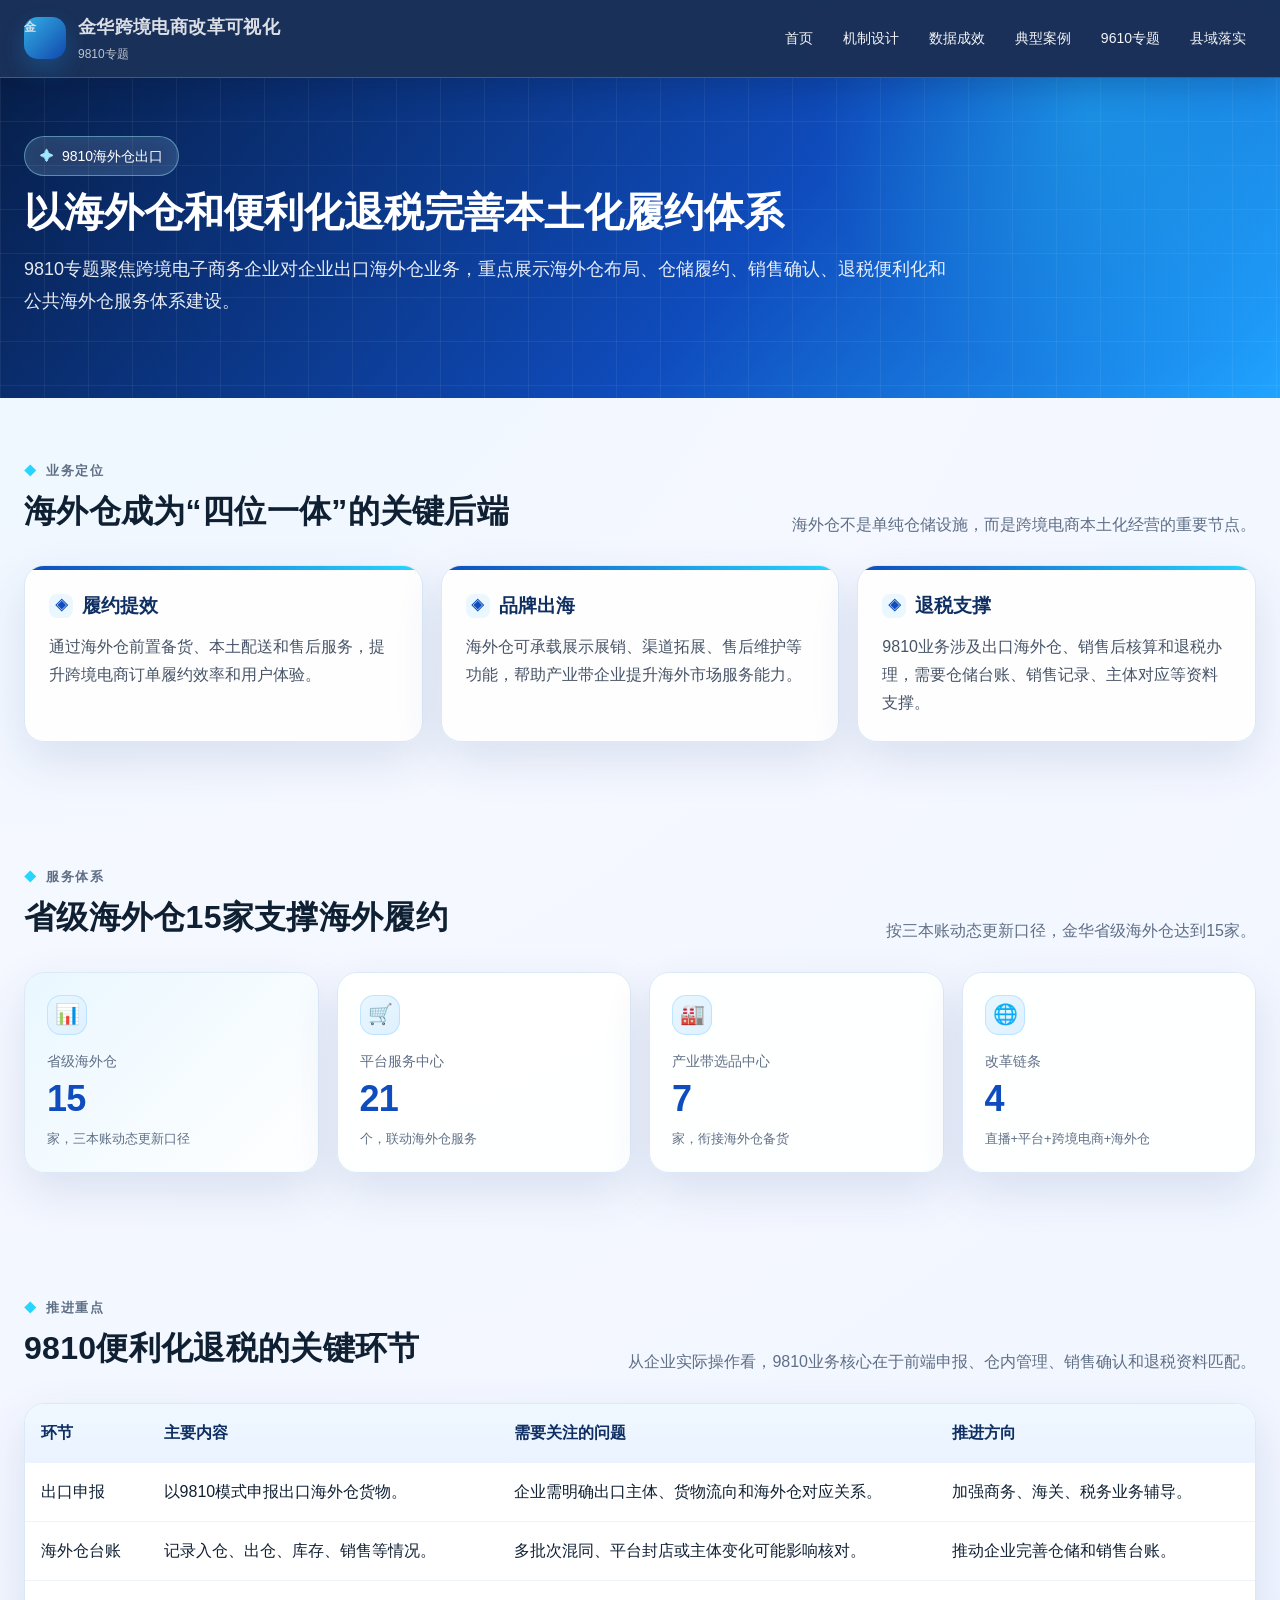
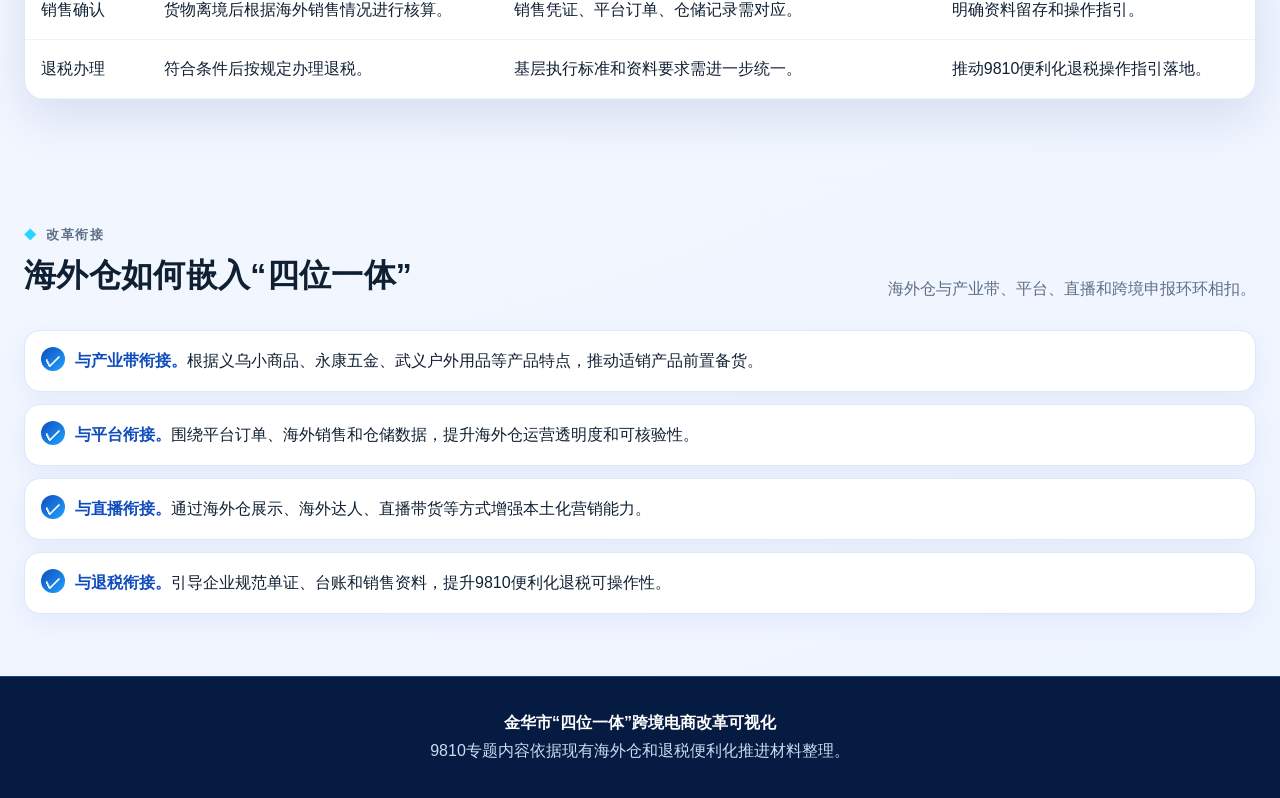
<file: reform-9810.html>
<!doctype html><html lang="zh-CN"><head><meta charset="utf-8"><meta name="viewport" content="width=device-width,initial-scale=1"><title>9810专题｜金华四位一体改革</title><link rel="stylesheet" href="assets/style.css"></head><body><header class="topbar"><nav class="nav"><a class="brand" href="index.html"><span class="seal">金</span><span><b>金华跨境电商改革可视化</b><span>9810专题</span></span></a><div class="navlinks"><a href="index.html">首页</a><a href="mechanism.html">机制设计</a><a href="data.html">数据成效</a><a href="cases.html">典型案例</a><a href="reform-9610.html">9610专题</a><a href="counties.html">县域落实</a></div></nav></header><section class="subhero"><div class="wrap"><span class="tag">9810海外仓出口</span><h1>以海外仓和便利化退税完善本土化履约体系</h1><p>9810专题聚焦跨境电子商务企业对企业出口海外仓业务，重点展示海外仓布局、仓储履约、销售确认、退税便利化和公共海外仓服务体系建设。</p></div></section><main class="wrap"><section class="section"><div class="section-title"><div><p class="eyebrow">业务定位</p><h2>海外仓成为“四位一体”的关键后端</h2></div><p>海外仓不是单纯仓储设施，而是跨境电商本土化经营的重要节点。</p></div><div class="grid3"><article class="card"><h3>履约提效</h3><p>通过海外仓前置备货、本土配送和售后服务，提升跨境电商订单履约效率和用户体验。</p></article><article class="card"><h3>品牌出海</h3><p>海外仓可承载展示展销、渠道拓展、售后维护等功能，帮助产业带企业提升海外市场服务能力。</p></article><article class="card"><h3>退税支撑</h3><p>9810业务涉及出口海外仓、销售后核算和退税办理，需要仓储台账、销售记录、主体对应等资料支撑。</p></article></div></section><section class="section"><div class="section-title"><div><p class="eyebrow">服务体系</p><h2>省级海外仓15家支撑海外履约</h2></div><p>按三本账动态更新口径，金华省级海外仓达到15家。</p></div><div class="metrics" style="margin-top:0"><article class="metric major"><span>省级海外仓</span><strong>15</strong><em>家，三本账动态更新口径</em></article><article class="metric"><span>平台服务中心</span><strong>21</strong><em>个，联动海外仓服务</em></article><article class="metric"><span>产业带选品中心</span><strong>7</strong><em>家，衔接海外仓备货</em></article><article class="metric"><span>改革链条</span><strong>4</strong><em>直播+平台+跨境电商+海外仓</em></article></div></section><section class="section"><div class="section-title"><div><p class="eyebrow">推进重点</p><h2>9810便利化退税的关键环节</h2></div><p>从企业实际操作看，9810业务核心在于前端申报、仓内管理、销售确认和退税资料匹配。</p></div><div class="tablebox"><table><thead><tr><th>环节</th><th>主要内容</th><th>需要关注的问题</th><th>推进方向</th></tr></thead><tbody><tr><td>出口申报</td><td>以9810模式申报出口海外仓货物。</td><td>企业需明确出口主体、货物流向和海外仓对应关系。</td><td>加强商务、海关、税务业务辅导。</td></tr><tr><td>海外仓台账</td><td>记录入仓、出仓、库存、销售等情况。</td><td>多批次混同、平台封店或主体变化可能影响核对。</td><td>推动企业完善仓储和销售台账。</td></tr><tr><td>销售确认</td><td>货物离境后根据海外销售情况进行核算。</td><td>销售凭证、平台订单、仓储记录需对应。</td><td>明确资料留存和操作指引。</td></tr><tr><td>退税办理</td><td>符合条件后按规定办理退税。</td><td>基层执行标准和资料要求需进一步统一。</td><td>推动9810便利化退税操作指引落地。</td></tr></tbody></table></div></section><section class="section"><div class="section-title"><div><p class="eyebrow">改革衔接</p><h2>海外仓如何嵌入“四位一体”</h2></div><p>海外仓与产业带、平台、直播和跨境申报环环相扣。</p></div><ul class="checklist"><li><b>与产业带衔接。</b>根据义乌小商品、永康五金、武义户外用品等产品特点，推动适销产品前置备货。</li><li><b>与平台衔接。</b>围绕平台订单、海外销售和仓储数据，提升海外仓运营透明度和可核验性。</li><li><b>与直播衔接。</b>通过海外仓展示、海外达人、直播带货等方式增强本土化营销能力。</li><li><b>与退税衔接。</b>引导企业规范单证、台账和销售资料，提升9810便利化退税可操作性。</li></ul></section></main><footer class="footer"><b>金华市“四位一体”跨境电商改革可视化</b><br>9810专题内容依据现有海外仓和退税便利化推进材料整理。</footer></body></html>
</file>
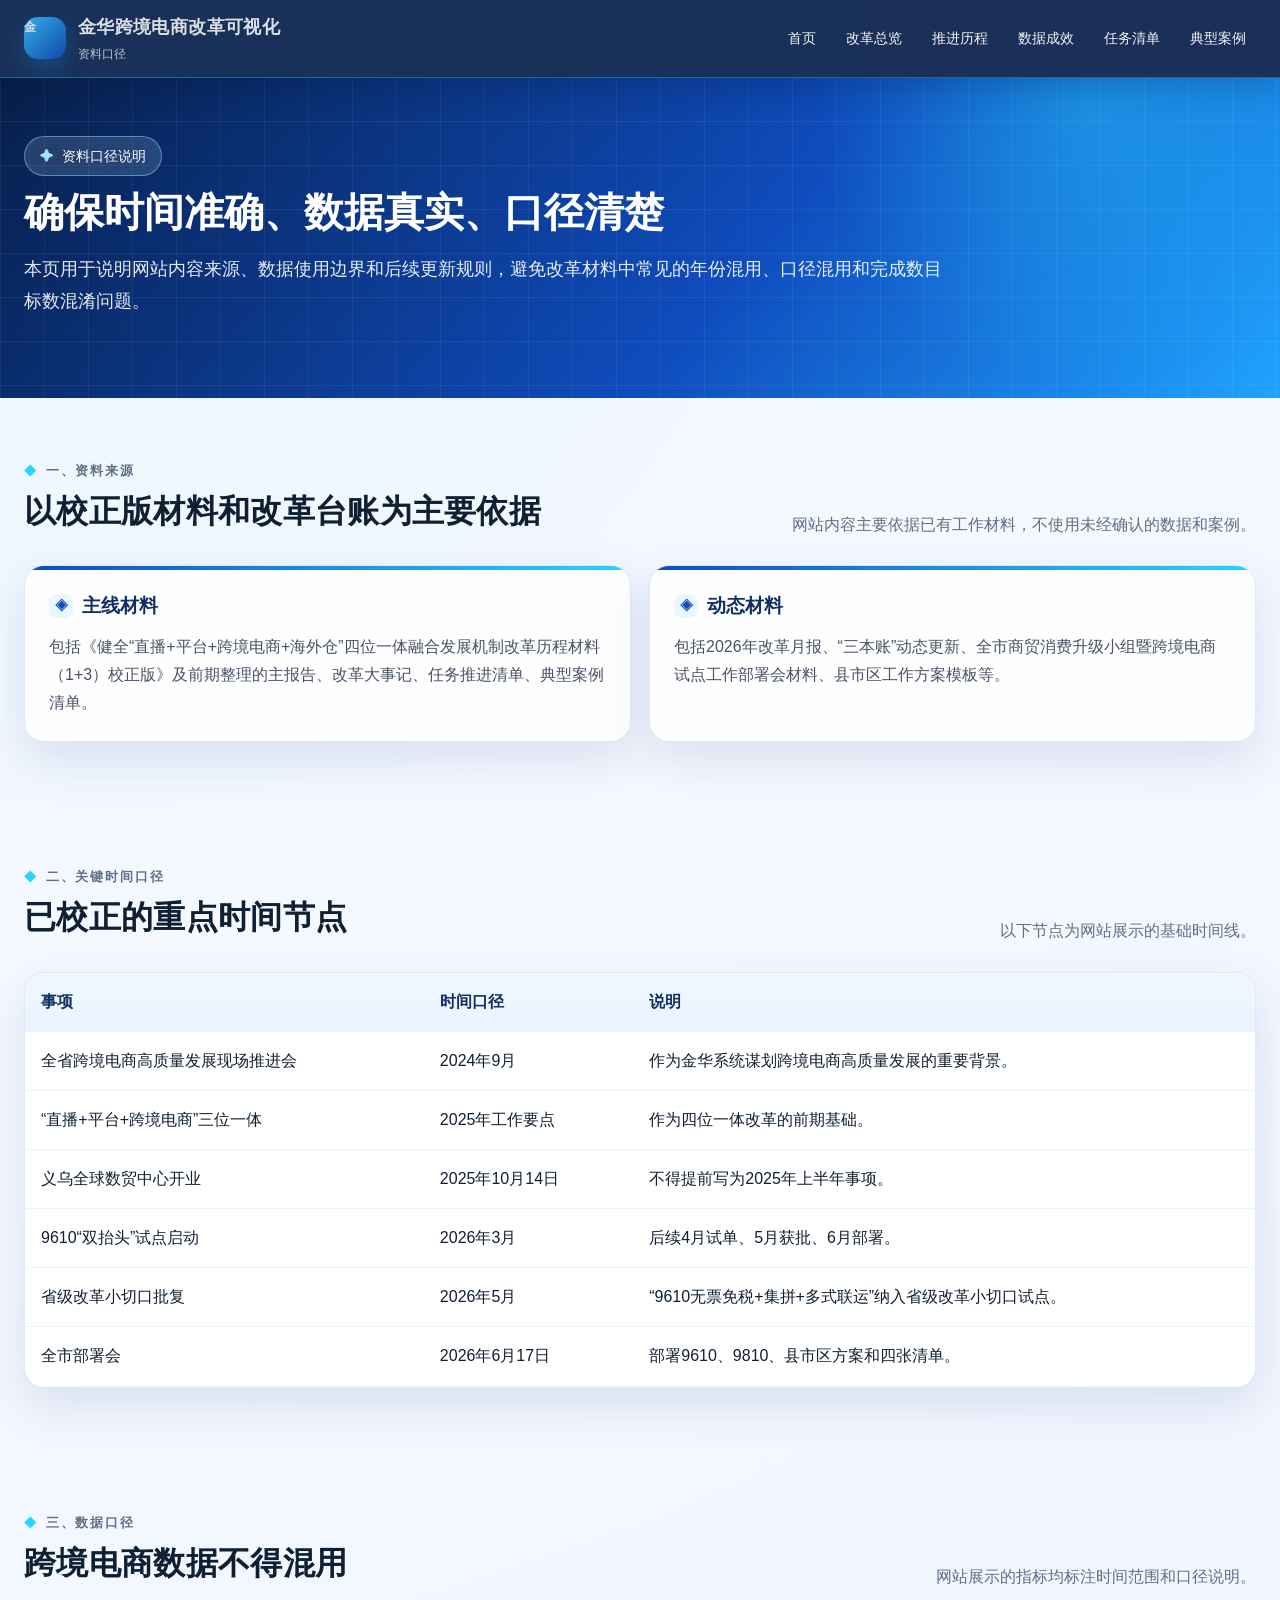
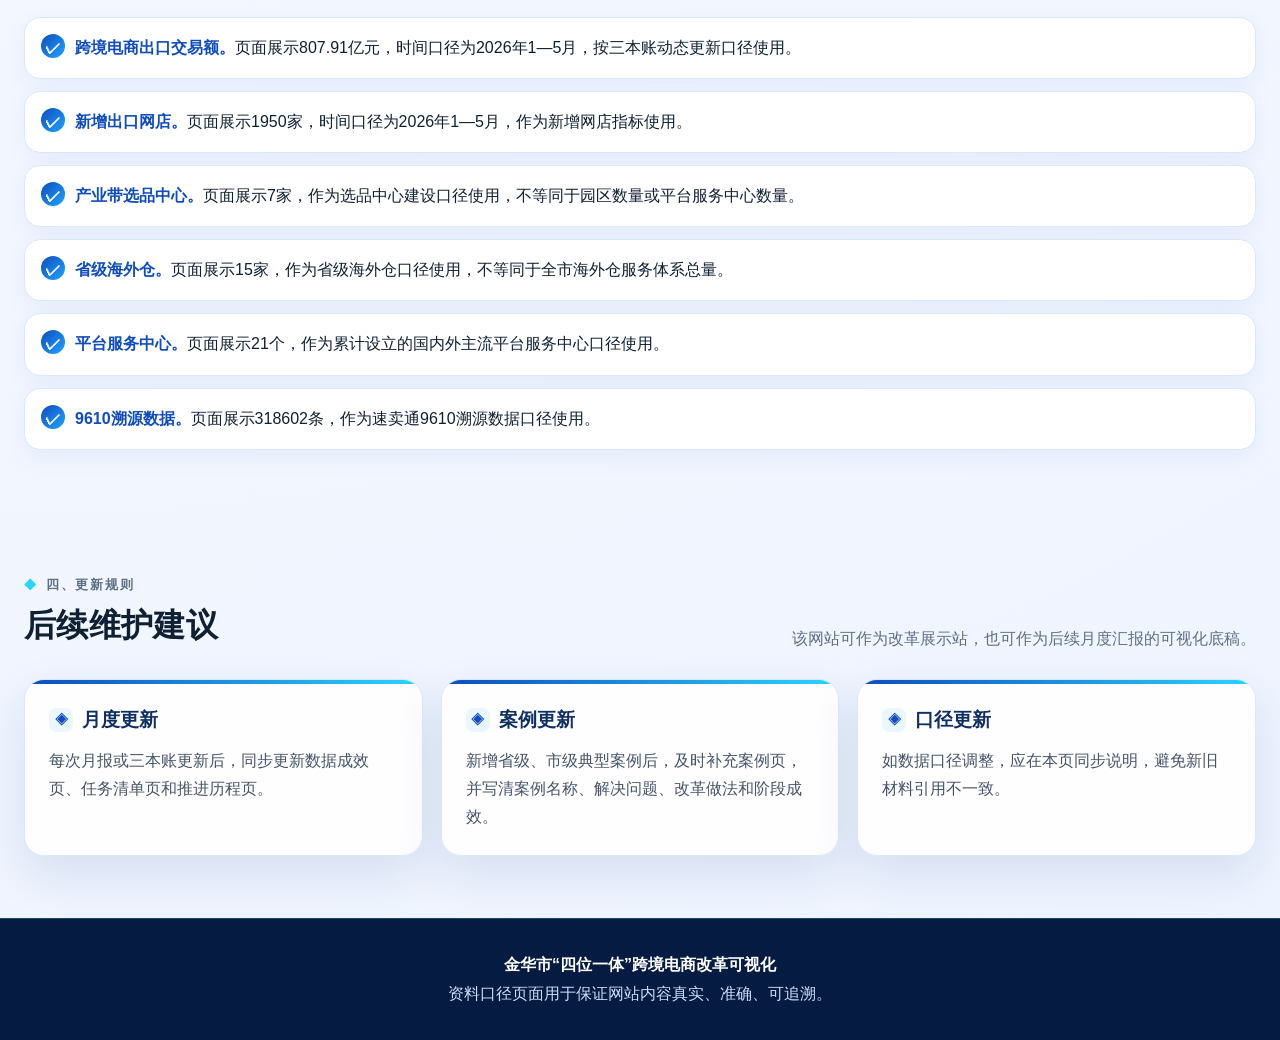
<file: sources.html>
<!doctype html><html lang="zh-CN"><head><meta charset="utf-8"><meta name="viewport" content="width=device-width,initial-scale=1"><title>资料口径｜金华四位一体改革</title><link rel="stylesheet" href="assets/style.css"></head><body><header class="topbar"><nav class="nav"><a class="brand" href="index.html"><span class="seal">金</span><span><b>金华跨境电商改革可视化</b><span>资料口径</span></span></a><div class="navlinks"><a href="index.html">首页</a><a href="overview.html">改革总览</a><a href="timeline.html">推进历程</a><a href="data.html">数据成效</a><a href="tasks.html">任务清单</a><a href="cases.html">典型案例</a></div></nav></header><section class="subhero"><div class="wrap"><span class="tag">资料口径说明</span><h1>确保时间准确、数据真实、口径清楚</h1><p>本页用于说明网站内容来源、数据使用边界和后续更新规则，避免改革材料中常见的年份混用、口径混用和完成数目标数混淆问题。</p></div></section><main class="wrap"><section class="section"><div class="section-title"><div><p class="eyebrow">一、资料来源</p><h2>以校正版材料和改革台账为主要依据</h2></div><p>网站内容主要依据已有工作材料，不使用未经确认的数据和案例。</p></div><div class="grid2"><article class="panel"><h3>主线材料</h3><p>包括《健全“直播+平台+跨境电商+海外仓”四位一体融合发展机制改革历程材料（1+3）校正版》及前期整理的主报告、改革大事记、任务推进清单、典型案例清单。</p></article><article class="panel"><h3>动态材料</h3><p>包括2026年改革月报、“三本账”动态更新、全市商贸消费升级小组暨跨境电商试点工作部署会材料、县市区工作方案模板等。</p></article></div></section><section class="section"><div class="section-title"><div><p class="eyebrow">二、关键时间口径</p><h2>已校正的重点时间节点</h2></div><p>以下节点为网站展示的基础时间线。</p></div><div class="tablebox"><table><thead><tr><th>事项</th><th>时间口径</th><th>说明</th></tr></thead><tbody><tr><td>全省跨境电商高质量发展现场推进会</td><td>2024年9月</td><td>作为金华系统谋划跨境电商高质量发展的重要背景。</td></tr><tr><td>“直播+平台+跨境电商”三位一体</td><td>2025年工作要点</td><td>作为四位一体改革的前期基础。</td></tr><tr><td>义乌全球数贸中心开业</td><td>2025年10月14日</td><td>不得提前写为2025年上半年事项。</td></tr><tr><td>9610“双抬头”试点启动</td><td>2026年3月</td><td>后续4月试单、5月获批、6月部署。</td></tr><tr><td>省级改革小切口批复</td><td>2026年5月</td><td>“9610无票免税+集拼+多式联运”纳入省级改革小切口试点。</td></tr><tr><td>全市部署会</td><td>2026年6月17日</td><td>部署9610、9810、县市区方案和四张清单。</td></tr></tbody></table></div></section><section class="section"><div class="section-title"><div><p class="eyebrow">三、数据口径</p><h2>跨境电商数据不得混用</h2></div><p>网站展示的指标均标注时间范围和口径说明。</p></div><ul class="checklist"><li><b>跨境电商出口交易额。</b>页面展示807.91亿元，时间口径为2026年1—5月，按三本账动态更新口径使用。</li><li><b>新增出口网店。</b>页面展示1950家，时间口径为2026年1—5月，作为新增网店指标使用。</li><li><b>产业带选品中心。</b>页面展示7家，作为选品中心建设口径使用，不等同于园区数量或平台服务中心数量。</li><li><b>省级海外仓。</b>页面展示15家，作为省级海外仓口径使用，不等同于全市海外仓服务体系总量。</li><li><b>平台服务中心。</b>页面展示21个，作为累计设立的国内外主流平台服务中心口径使用。</li><li><b>9610溯源数据。</b>页面展示318602条，作为速卖通9610溯源数据口径使用。</li></ul></section><section class="section"><div class="section-title"><div><p class="eyebrow">四、更新规则</p><h2>后续维护建议</h2></div><p>该网站可作为改革展示站，也可作为后续月度汇报的可视化底稿。</p></div><div class="grid3"><article class="card"><h3>月度更新</h3><p>每次月报或三本账更新后，同步更新数据成效页、任务清单页和推进历程页。</p></article><article class="card"><h3>案例更新</h3><p>新增省级、市级典型案例后，及时补充案例页，并写清案例名称、解决问题、改革做法和阶段成效。</p></article><article class="card"><h3>口径更新</h3><p>如数据口径调整，应在本页同步说明，避免新旧材料引用不一致。</p></article></div></section></main><footer class="footer"><b>金华市“四位一体”跨境电商改革可视化</b><br>资料口径页面用于保证网站内容真实、准确、可追溯。</footer></body></html>
</file>
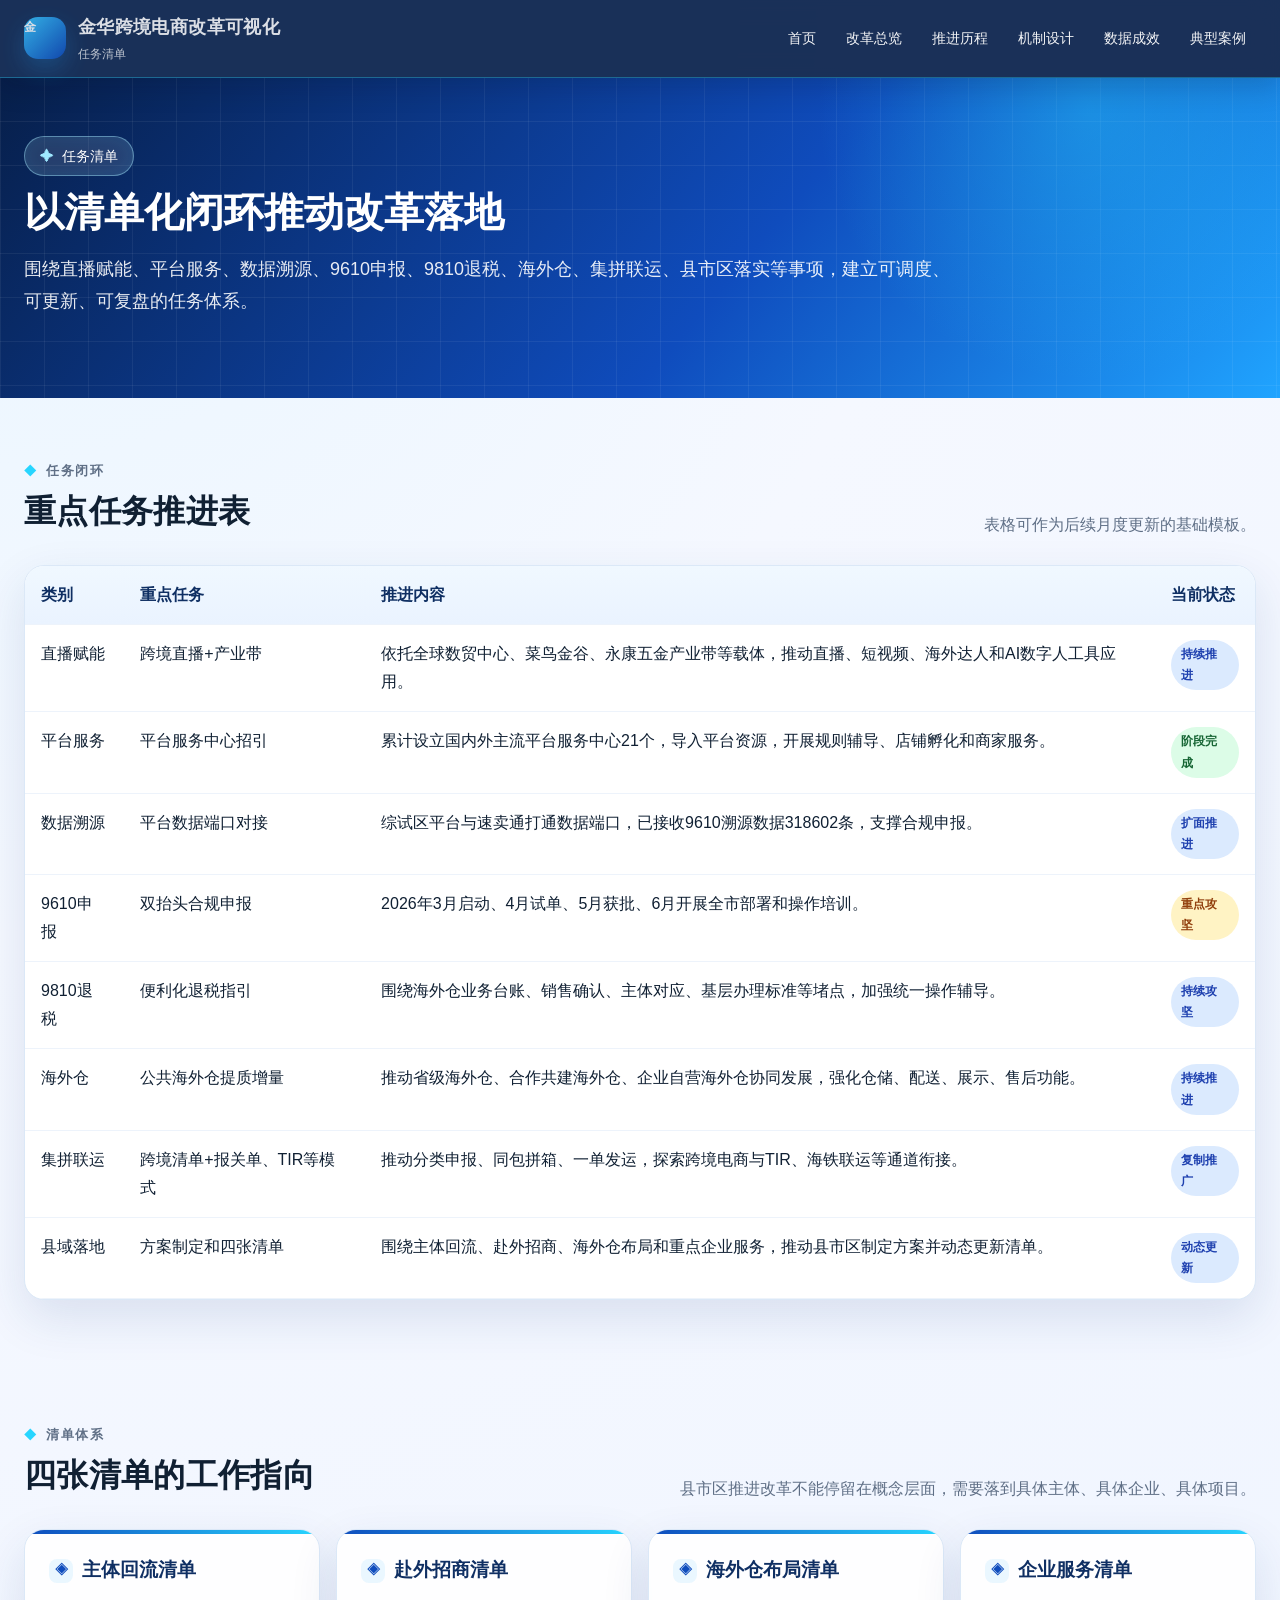
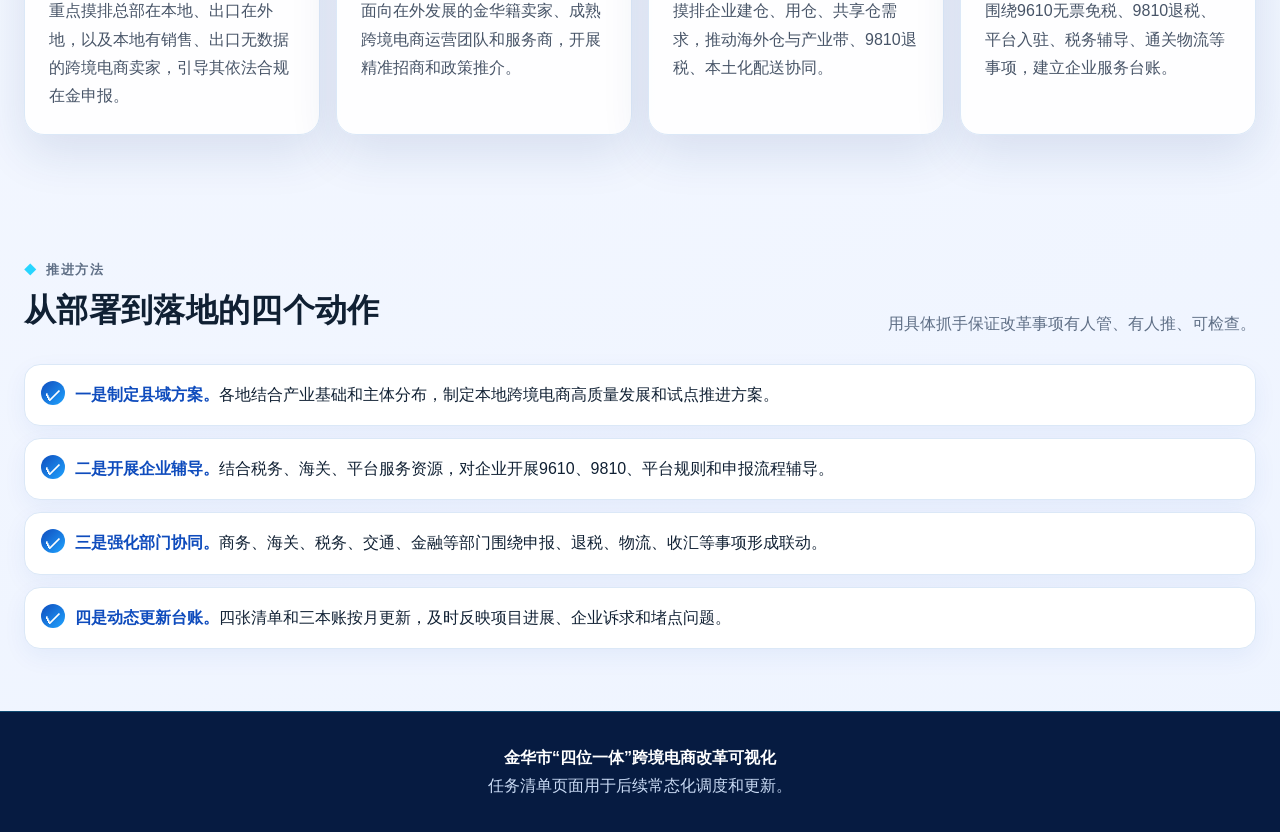
<file: tasks.html>
<!doctype html><html lang="zh-CN"><head><meta charset="utf-8"><meta name="viewport" content="width=device-width,initial-scale=1"><title>任务清单｜金华四位一体改革</title><link rel="stylesheet" href="assets/style.css"></head><body><header class="topbar"><nav class="nav"><a class="brand" href="index.html"><span class="seal">金</span><span><b>金华跨境电商改革可视化</b><span>任务清单</span></span></a><div class="navlinks"><a href="index.html">首页</a><a href="overview.html">改革总览</a><a href="timeline.html">推进历程</a><a href="mechanism.html">机制设计</a><a href="data.html">数据成效</a><a href="cases.html">典型案例</a></div></nav></header><section class="subhero"><div class="wrap"><span class="tag">任务清单</span><h1>以清单化闭环推动改革落地</h1><p>围绕直播赋能、平台服务、数据溯源、9610申报、9810退税、海外仓、集拼联运、县市区落实等事项，建立可调度、可更新、可复盘的任务体系。</p></div></section><main class="wrap"><section class="section"><div class="section-title"><div><p class="eyebrow">任务闭环</p><h2>重点任务推进表</h2></div><p>表格可作为后续月度更新的基础模板。</p></div><div class="tablebox"><table><thead><tr><th>类别</th><th>重点任务</th><th>推进内容</th><th>当前状态</th></tr></thead><tbody><tr><td>直播赋能</td><td>跨境直播+产业带</td><td>依托全球数贸中心、菜鸟金谷、永康五金产业带等载体，推动直播、短视频、海外达人和AI数字人工具应用。</td><td><span class="status doing">持续推进</span></td></tr><tr><td>平台服务</td><td>平台服务中心招引</td><td>累计设立国内外主流平台服务中心21个，导入平台资源，开展规则辅导、店铺孵化和商家服务。</td><td><span class="status done">阶段完成</span></td></tr><tr><td>数据溯源</td><td>平台数据端口对接</td><td>综试区平台与速卖通打通数据端口，已接收9610溯源数据318602条，支撑合规申报。</td><td><span class="status doing">扩面推进</span></td></tr><tr><td>9610申报</td><td>双抬头合规申报</td><td>2026年3月启动、4月试单、5月获批、6月开展全市部署和操作培训。</td><td><span class="status focus">重点攻坚</span></td></tr><tr><td>9810退税</td><td>便利化退税指引</td><td>围绕海外仓业务台账、销售确认、主体对应、基层办理标准等堵点，加强统一操作辅导。</td><td><span class="status doing">持续攻坚</span></td></tr><tr><td>海外仓</td><td>公共海外仓提质增量</td><td>推动省级海外仓、合作共建海外仓、企业自营海外仓协同发展，强化仓储、配送、展示、售后功能。</td><td><span class="status doing">持续推进</span></td></tr><tr><td>集拼联运</td><td>跨境清单+报关单、TIR等模式</td><td>推动分类申报、同包拼箱、一单发运，探索跨境电商与TIR、海铁联运等通道衔接。</td><td><span class="status doing">复制推广</span></td></tr><tr><td>县域落地</td><td>方案制定和四张清单</td><td>围绕主体回流、赴外招商、海外仓布局和重点企业服务，推动县市区制定方案并动态更新清单。</td><td><span class="status doing">动态更新</span></td></tr></tbody></table></div></section><section class="section"><div class="section-title"><div><p class="eyebrow">清单体系</p><h2>四张清单的工作指向</h2></div><p>县市区推进改革不能停留在概念层面，需要落到具体主体、具体企业、具体项目。</p></div><div class="grid4"><article class="card"><h3>主体回流清单</h3><p>重点摸排总部在本地、出口在外地，以及本地有销售、出口无数据的跨境电商卖家，引导其依法合规在金申报。</p></article><article class="card"><h3>赴外招商清单</h3><p>面向在外发展的金华籍卖家、成熟跨境电商运营团队和服务商，开展精准招商和政策推介。</p></article><article class="card"><h3>海外仓布局清单</h3><p>摸排企业建仓、用仓、共享仓需求，推动海外仓与产业带、9810退税、本土化配送协同。</p></article><article class="card"><h3>企业服务清单</h3><p>围绕9610无票免税、9810退税、平台入驻、税务辅导、通关物流等事项，建立企业服务台账。</p></article></div></section><section class="section"><div class="section-title"><div><p class="eyebrow">推进方法</p><h2>从部署到落地的四个动作</h2></div><p>用具体抓手保证改革事项有人管、有人推、可检查。</p></div><ul class="checklist"><li><b>一是制定县域方案。</b>各地结合产业基础和主体分布，制定本地跨境电商高质量发展和试点推进方案。</li><li><b>二是开展企业辅导。</b>结合税务、海关、平台服务资源，对企业开展9610、9810、平台规则和申报流程辅导。</li><li><b>三是强化部门协同。</b>商务、海关、税务、交通、金融等部门围绕申报、退税、物流、收汇等事项形成联动。</li><li><b>四是动态更新台账。</b>四张清单和三本账按月更新，及时反映项目进展、企业诉求和堵点问题。</li></ul></section></main><footer class="footer"><b>金华市“四位一体”跨境电商改革可视化</b><br>任务清单页面用于后续常态化调度和更新。</footer></body></html>
</file>
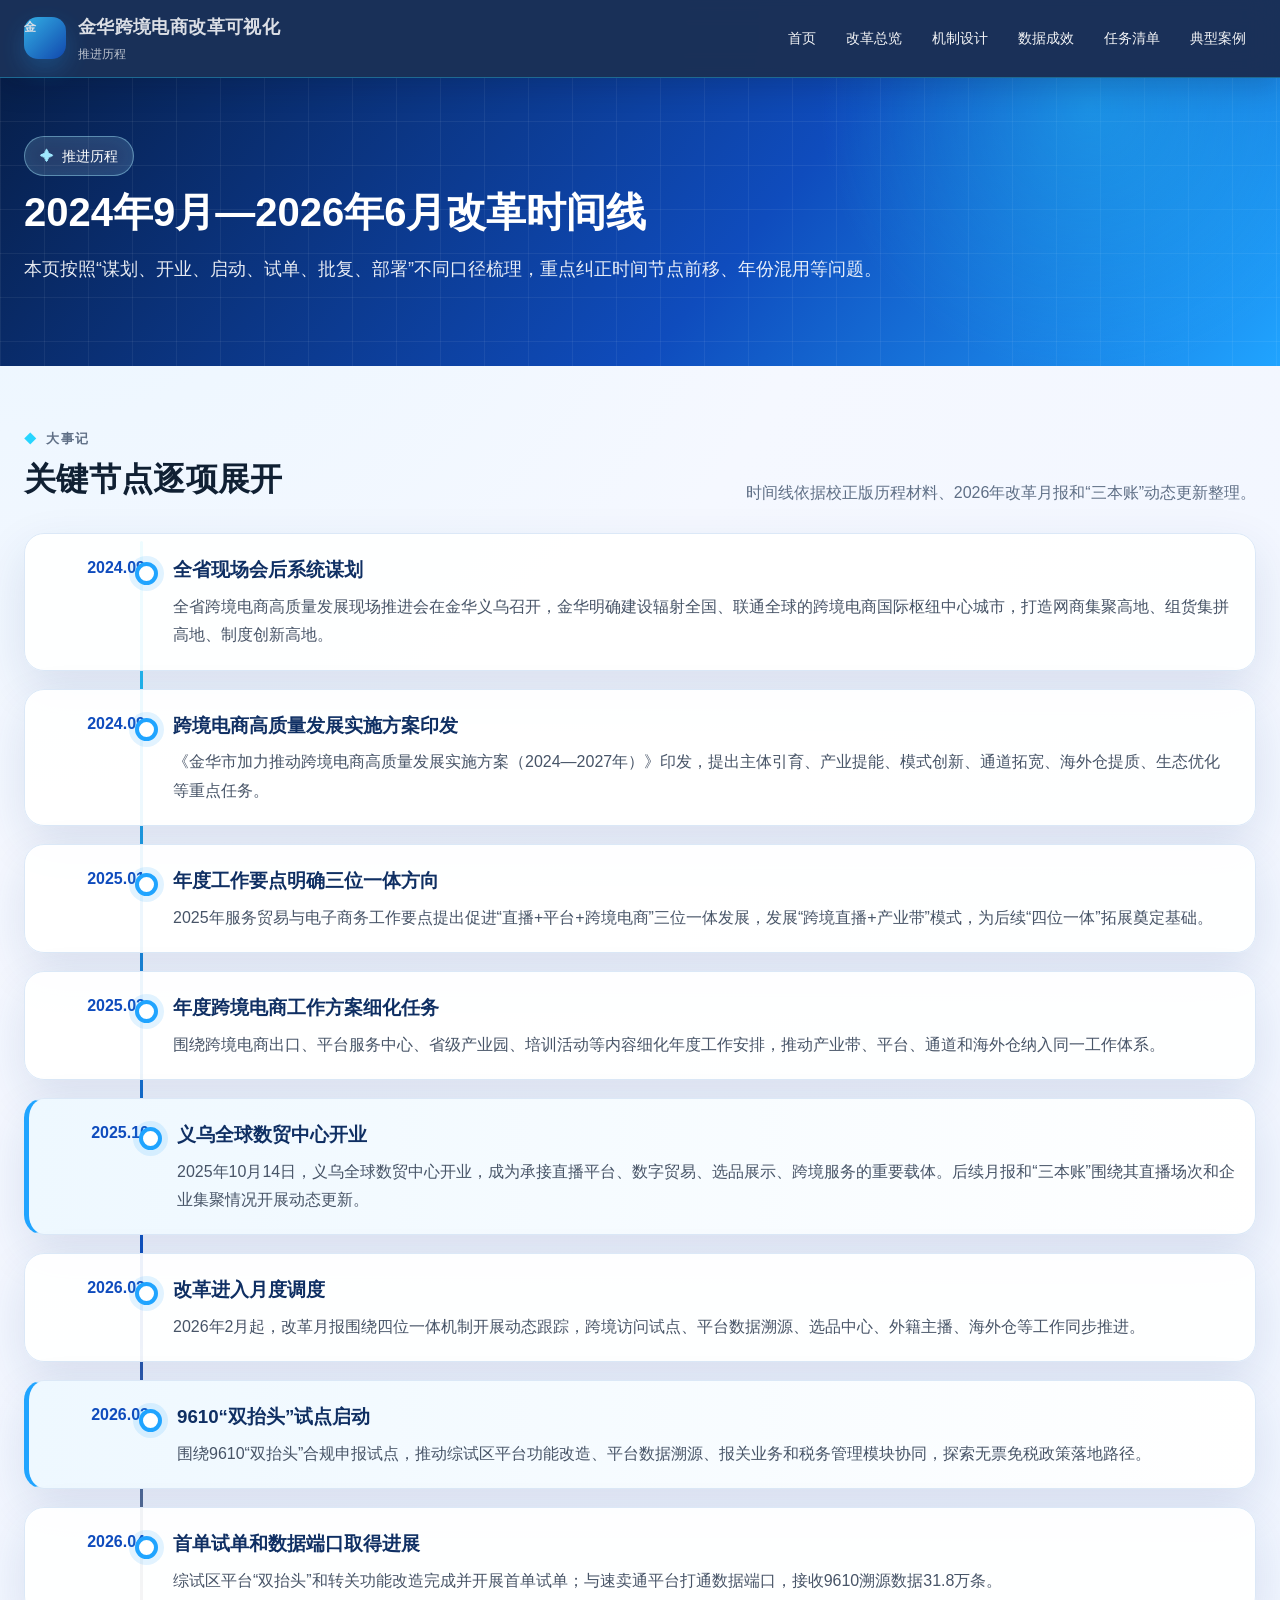
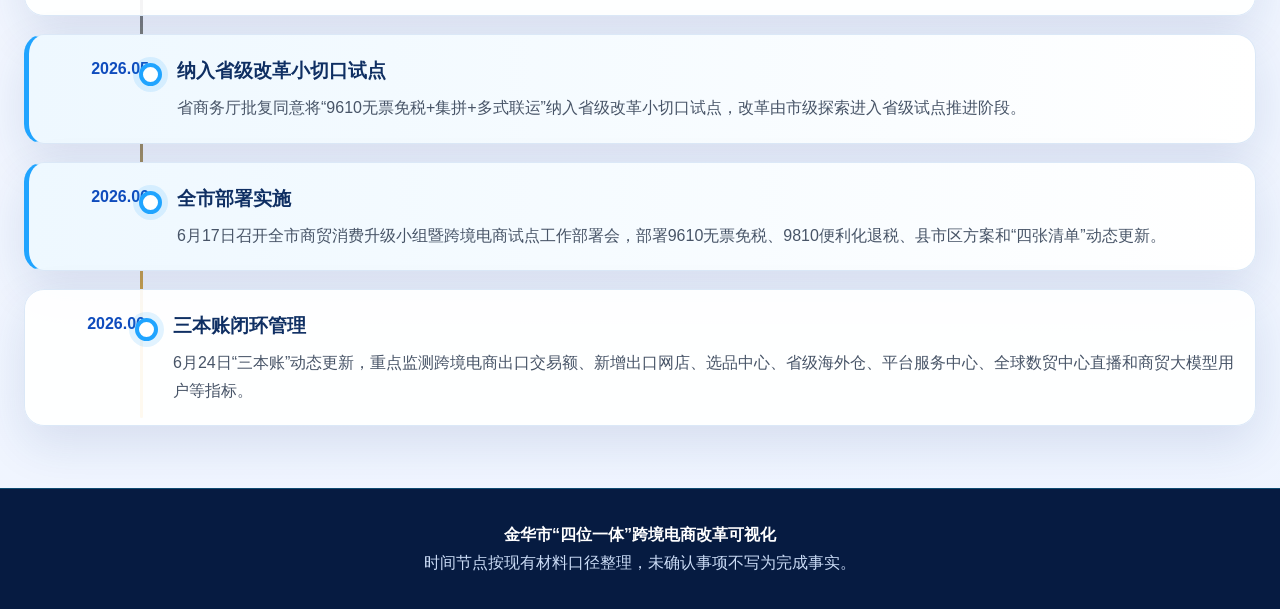
<file: timeline.html>
<!doctype html><html lang="zh-CN"><head><meta charset="utf-8"><meta name="viewport" content="width=device-width,initial-scale=1"><title>推进历程｜金华四位一体改革</title><link rel="stylesheet" href="assets/style.css"></head><body><header class="topbar"><nav class="nav"><a class="brand" href="index.html"><span class="seal">金</span><span><b>金华跨境电商改革可视化</b><span>推进历程</span></span></a><div class="navlinks"><a href="index.html">首页</a><a href="overview.html">改革总览</a><a href="mechanism.html">机制设计</a><a href="data.html">数据成效</a><a href="tasks.html">任务清单</a><a href="cases.html">典型案例</a></div></nav></header><section class="subhero"><div class="wrap"><span class="tag">推进历程</span><h1>2024年9月—2026年6月改革时间线</h1><p>本页按照“谋划、开业、启动、试单、批复、部署”不同口径梳理，重点纠正时间节点前移、年份混用等问题。</p></div></section><main class="wrap"><section class="section"><div class="section-title"><div><p class="eyebrow">大事记</p><h2>关键节点逐项展开</h2></div><p>时间线依据校正版历程材料、2026年改革月报和“三本账”动态更新整理。</p></div><div class="timeline"><div class="event"><div class="date">2024.09</div><div><h3>全省现场会后系统谋划</h3><p>全省跨境电商高质量发展现场推进会在金华义乌召开，金华明确建设辐射全国、联通全球的跨境电商国际枢纽中心城市，打造网商集聚高地、组货集拼高地、制度创新高地。</p></div></div><div class="event"><div class="date">2024.09</div><div><h3>跨境电商高质量发展实施方案印发</h3><p>《金华市加力推动跨境电商高质量发展实施方案（2024—2027年）》印发，提出主体引育、产业提能、模式创新、通道拓宽、海外仓提质、生态优化等重点任务。</p></div></div><div class="event"><div class="date">2025.01</div><div><h3>年度工作要点明确三位一体方向</h3><p>2025年服务贸易与电子商务工作要点提出促进“直播+平台+跨境电商”三位一体发展，发展“跨境直播+产业带”模式，为后续“四位一体”拓展奠定基础。</p></div></div><div class="event"><div class="date">2025.02</div><div><h3>年度跨境电商工作方案细化任务</h3><p>围绕跨境电商出口、平台服务中心、省级产业园、培训活动等内容细化年度工作安排，推动产业带、平台、通道和海外仓纳入同一工作体系。</p></div></div><div class="event hot"><div class="date">2025.10</div><div><h3>义乌全球数贸中心开业</h3><p>2025年10月14日，义乌全球数贸中心开业，成为承接直播平台、数字贸易、选品展示、跨境服务的重要载体。后续月报和“三本账”围绕其直播场次和企业集聚情况开展动态更新。</p></div></div><div class="event"><div class="date">2026.02</div><div><h3>改革进入月度调度</h3><p>2026年2月起，改革月报围绕四位一体机制开展动态跟踪，跨境访问试点、平台数据溯源、选品中心、外籍主播、海外仓等工作同步推进。</p></div></div><div class="event hot"><div class="date">2026.03</div><div><h3>9610“双抬头”试点启动</h3><p>围绕9610“双抬头”合规申报试点，推动综试区平台功能改造、平台数据溯源、报关业务和税务管理模块协同，探索无票免税政策落地路径。</p></div></div><div class="event"><div class="date">2026.04</div><div><h3>首单试单和数据端口取得进展</h3><p>综试区平台“双抬头”和转关功能改造完成并开展首单试单；与速卖通平台打通数据端口，接收9610溯源数据31.8万条。</p></div></div><div class="event hot"><div class="date">2026.05</div><div><h3>纳入省级改革小切口试点</h3><p>省商务厅批复同意将“9610无票免税+集拼+多式联运”纳入省级改革小切口试点，改革由市级探索进入省级试点推进阶段。</p></div></div><div class="event hot"><div class="date">2026.06</div><div><h3>全市部署实施</h3><p>6月17日召开全市商贸消费升级小组暨跨境电商试点工作部署会，部署9610无票免税、9810便利化退税、县市区方案和“四张清单”动态更新。</p></div></div><div class="event"><div class="date">2026.06</div><div><h3>三本账闭环管理</h3><p>6月24日“三本账”动态更新，重点监测跨境电商出口交易额、新增出口网店、选品中心、省级海外仓、平台服务中心、全球数贸中心直播和商贸大模型用户等指标。</p></div></div></div></section></main><footer class="footer"><b>金华市“四位一体”跨境电商改革可视化</b><br>时间节点按现有材料口径整理，未确认事项不写为完成事实。</footer></body></html>
</file>
<file: assets/style.css>
:root{--primary:#0f4cbd;--primary2:#123a8c;--deep:#071f4a;--sky:#20a4ff;--cyan:#27d5ff;--accent:#f2b233;--green:#0f9f6e;--ink:#102033;--muted:#5f6f86;--bg:#f4f8ff;--card:#fff;--line:#dbe8f7;--shadow:0 18px 48px rgba(22,58,122,.12);--glow:0 0 0 1px rgba(39,213,255,.18),0 18px 48px rgba(15,76,189,.18)}*{box-sizing:border-box}html{scroll-behavior:smooth}body{margin:0;background:radial-gradient(circle at top left,#e9f6ff 0,#f5f8ff 34%,#eef4ff 100%);color:var(--ink);font-family:"Microsoft YaHei","Noto Sans SC",Arial,sans-serif;line-height:1.76}a{text-decoration:none;color:inherit}.topbar{position:sticky;top:0;z-index:30;background:rgba(7,31,74,.92);color:#fff;border-bottom:1px solid rgba(39,213,255,.35);box-shadow:0 8px 28px rgba(2,12,32,.18);backdrop-filter:blur(14px)}.nav{max-width:1320px;margin:auto;padding:12px 24px;display:flex;align-items:center;justify-content:space-between;gap:18px}.brand{display:flex;align-items:center;gap:12px}.seal{width:42px;height:42px;border-radius:14px;display:grid;place-items:center;background:linear-gradient(135deg,#37c7ff,#0f4cbd);color:#fff;font-weight:900;box-shadow:0 10px 24px rgba(32,164,255,.28);animation:pulseGlow 3s infinite}.brand b{display:block;font-size:18px;letter-spacing:.02em}.brand span{display:block;font-size:12px;opacity:.84}.navlinks{display:flex;gap:10px;flex-wrap:wrap;font-size:14px}.navlinks a{opacity:.95;padding:7px 10px;border-radius:999px;transition:.25s}.navlinks a:hover{background:rgba(39,213,255,.14);color:#9ee8ff;transform:translateY(-1px)}.hero{background:linear-gradient(125deg,#061b41 0%,#0f4cbd 47%,#21a7ff 100%);color:#fff;position:relative;overflow:hidden}.hero:before{content:"";position:absolute;inset:0;background:radial-gradient(circle at 18% 20%,rgba(39,213,255,.38),transparent 28%),radial-gradient(circle at 82% 18%,rgba(242,178,51,.22),transparent 23%),linear-gradient(90deg,rgba(255,255,255,.06) 1px,transparent 1px),linear-gradient(0deg,rgba(255,255,255,.06) 1px,transparent 1px);background-size:auto,auto,48px 48px,48px 48px;animation:bgMove 16s linear infinite}.hero:after{content:"";position:absolute;right:-160px;bottom:-180px;width:520px;height:520px;border-radius:50%;background:conic-gradient(from 180deg,rgba(39,213,255,.35),rgba(255,255,255,.04),rgba(242,178,51,.22),rgba(39,213,255,.35));filter:blur(4px);animation:spin 28s linear infinite}.hero-inner{position:relative;max-width:1320px;margin:auto;padding:86px 24px 104px;display:grid;grid-template-columns:minmax(0,1.35fr) minmax(340px,.78fr);gap:34px;align-items:center}.tag{display:inline-flex;align-items:center;gap:8px;border:1px solid rgba(158,232,255,.45);border-radius:999px;padding:7px 15px;background:rgba(255,255,255,.12);font-size:14px;box-shadow:inset 0 0 18px rgba(39,213,255,.09)}.tag:before{content:"✦";color:#9ee8ff}.hero h1{font-size:46px;line-height:1.16;margin:22px 0 16px;letter-spacing:.015em;text-shadow:0 8px 28px rgba(0,0,0,.18);animation:fadeUp .7s ease both}.lead{font-size:18px;color:rgba(255,255,255,.92);max-width:980px;animation:fadeUp .8s .08s ease both}.hero-card{position:relative;border:1px solid rgba(158,232,255,.35);background:linear-gradient(180deg,rgba(255,255,255,.17),rgba(255,255,255,.08));border-radius:26px;padding:28px;box-shadow:0 24px 80px rgba(2,12,32,.25);overflow:hidden;animation:float 5s ease-in-out infinite}.hero-card:before{content:"";position:absolute;right:-48px;top:-48px;width:180px;height:180px;border-radius:50%;background:radial-gradient(circle,rgba(39,213,255,.38),transparent 62%)}.hero-card:after{content:"▦";position:absolute;right:28px;bottom:18px;font-size:76px;color:rgba(255,255,255,.12);line-height:1}.hero-card h2{margin:10px 0;font-size:28px}.pills{display:flex;flex-wrap:wrap;gap:8px;margin-top:18px}.pills span{border-radius:999px;background:rgba(255,255,255,.15);border:1px solid rgba(255,255,255,.15);padding:6px 11px;font-size:13px;transition:.25s}.pills span:hover{background:rgba(39,213,255,.23);transform:translateY(-2px)}.wrap{max-width:1320px;margin:auto;padding:0 24px}.section{padding:62px 0}.section-title{display:flex;justify-content:space-between;align-items:end;gap:22px;margin-bottom:26px}.eyebrow{color:var(--primary);font-weight:900;letter-spacing:.14em;font-size:13px;margin:0 0 8px;display:flex;align-items:center;gap:8px}.eyebrow:before{content:"◆";color:var(--cyan);font-size:12px}.section-title h2{margin:0;font-size:32px;letter-spacing:.01em}.section-title p{margin:0;color:var(--muted);max-width:760px}.metrics{display:grid;grid-template-columns:repeat(4,1fr);gap:18px;margin-top:-50px;position:relative;z-index:3}.metric,.card,.event,.case,.panel,.quote,.list-card,.page-link{background:rgba(255,255,255,.92);border:1px solid var(--line);border-radius:20px;box-shadow:var(--shadow);transition:transform .25s,box-shadow .25s,border-color .25s}.metric{position:relative;padding:22px 22px 20px;overflow:hidden;animation:fadeUp .65s ease both}.metric:before{display:grid;place-items:center;width:40px;height:40px;border-radius:14px;background:linear-gradient(135deg,#e8f7ff,#dff0ff);color:var(--primary);font-size:20px;margin-bottom:12px;box-shadow:inset 0 0 0 1px rgba(32,164,255,.2)}.metric:nth-child(1):before{content:"📊"}.metric:nth-child(2):before{content:"🛒"}.metric:nth-child(3):before{content:"🏭"}.metric:nth-child(4):before{content:"🌐"}.metric:nth-child(5):before{content:"🔗"}.metric:nth-child(6):before{content:"🎥"}.metric:nth-child(7):before{content:"🧾"}.metric:nth-child(8):before{content:"🤖"}.metric:hover,.card:hover,.case:hover,.panel:hover,.page-link:hover{transform:translateY(-6px);box-shadow:var(--glow);border-color:#a7d8ff}.metric span{color:var(--muted);font-size:14px}.metric strong{display:block;color:var(--primary);font-size:36px;line-height:1.1;margin:4px 0 6px;letter-spacing:-.02em}.metric em{font-style:normal;color:var(--muted);font-size:13px}.metric.major{background:linear-gradient(135deg,#eaf7ff,#fff)}.grid2{display:grid;grid-template-columns:repeat(2,minmax(0,1fr));gap:18px}.grid3{display:grid;grid-template-columns:repeat(3,minmax(0,1fr));gap:18px}.grid4{display:grid;grid-template-columns:repeat(4,minmax(0,1fr));gap:16px}.card,.panel,.list-card{padding:24px;position:relative;overflow:hidden}.card:before,.panel:before,.list-card:before{content:"";position:absolute;left:0;top:0;width:100%;height:4px;background:linear-gradient(90deg,var(--primary),var(--cyan))}.card h3,.panel h3,.case h3,.list-card h3{margin:0 0 10px;color:#0f2f63;display:flex;gap:9px;align-items:center}.card h3:before,.panel h3:before,.list-card h3:before{content:"◈";display:inline-grid;place-items:center;width:24px;height:24px;border-radius:8px;background:#eaf7ff;color:var(--primary);font-size:13px}.card p,.panel p,.case p,.list-card p{margin:0;color:#475467}.flow{display:grid;grid-template-columns:repeat(5,1fr);gap:14px}.step{background:rgba(255,255,255,.94);border:1px solid var(--line);border-radius:20px;padding:22px;box-shadow:var(--shadow);position:relative;overflow:hidden;transition:.25s}.step:before{content:"";position:absolute;inset:auto 16px 0;height:4px;background:linear-gradient(90deg,var(--primary),var(--cyan));border-radius:999px}.step:after{content:"→";position:absolute;right:-13px;top:45%;font-weight:900;color:var(--sky);font-size:25px;animation:arrowMove 1.6s infinite}.step:last-child:after{display:none}.step:hover{transform:translateY(-6px);box-shadow:var(--glow)}.num{display:inline-grid;place-items:center;width:42px;height:42px;border-radius:16px;background:linear-gradient(135deg,var(--primary),var(--sky));color:#fff;font-weight:900;box-shadow:0 10px 24px rgba(15,76,189,.26)}.step b{display:block;margin:12px 0 6px;color:#0f2f63}.step p{margin:0;color:#667085;font-size:14px}.timeline{position:relative;display:grid;gap:18px}.timeline:before{content:"";position:absolute;left:116px;top:8px;bottom:8px;width:3px;background:linear-gradient(var(--cyan),var(--primary),var(--accent));border-radius:999px}.event{display:grid;grid-template-columns:100px 1fr;gap:28px;padding:20px;position:relative;animation:fadeUp .6s ease both}.event:before{content:"";position:absolute;left:110px;top:28px;width:15px;height:15px;border-radius:50%;background:#fff;border:4px solid var(--sky);box-shadow:0 0 0 6px rgba(32,164,255,.13);animation:pulseDot 2.4s infinite}.date{text-align:right;font-weight:900;color:var(--primary)}.event h3{margin:0 0 6px;color:#0f2f63}.event p{margin:0;color:#475467}.hot{border-left:5px solid var(--sky);background:linear-gradient(90deg,#eef8ff,#fff)}.tablebox{overflow:auto;background:#fff;border:1px solid var(--line);border-radius:20px;box-shadow:var(--shadow)}table{width:100%;min-width:920px;border-collapse:collapse}th,td{padding:15px 16px;border-bottom:1px solid #edf3fb;text-align:left;vertical-align:top}th{background:linear-gradient(180deg,#f0f8ff,#eaf3ff);color:#0f2f63;font-weight:900}tbody tr{transition:.2s}tbody tr:hover{background:#f7fbff}.status{display:inline-block;border-radius:999px;padding:4px 10px;font-size:12px;font-weight:900}.doing{background:#dbeafe;color:#1e40af}.done{background:#dcfce7;color:#166534}.focus{background:#fff3c4;color:#92400e}.case-grid{display:grid;grid-template-columns:repeat(3,minmax(0,1fr));gap:18px}.case{position:relative;padding:24px;overflow:hidden}.case:before{content:"";position:absolute;right:-30px;top:-30px;width:110px;height:110px;border-radius:50%;background:radial-gradient(circle,rgba(32,164,255,.18),transparent 70%)}.case small{display:inline-flex;align-items:center;gap:6px;color:#fff;background:linear-gradient(135deg,var(--primary),var(--sky));border-radius:999px;padding:4px 11px;font-weight:800}.case small:before{content:"✺"}.case h3{margin:14px 0 8px}.quote{padding:28px;border-left:6px solid var(--sky);background:linear-gradient(90deg,#eef8ff,#fff)}.quote p{margin:0;color:#3f5068}.breadcrumbs{max-width:1320px;margin:auto;padding:18px 24px;color:#6b7280;font-size:14px}.subhero{background:linear-gradient(130deg,#071f4a 0%,#0f4cbd 58%,#20a4ff 100%);color:#fff;position:relative;overflow:hidden}.subhero:before{content:"";position:absolute;inset:0;background:radial-gradient(circle at 85% 10%,rgba(39,213,255,.34),transparent 24%),linear-gradient(90deg,rgba(255,255,255,.06) 1px,transparent 1px),linear-gradient(0deg,rgba(255,255,255,.06) 1px,transparent 1px);background-size:auto,44px 44px,44px 44px}.subhero .wrap{position:relative;padding-top:58px;padding-bottom:62px}.subhero h1{font-size:40px;line-height:1.2;margin:12px 0}.subhero p{max-width:930px;color:rgba(255,255,255,.9);font-size:18px}.toc{display:flex;flex-wrap:wrap;gap:10px;margin-top:22px}.toc a{border:1px solid rgba(158,232,255,.35);border-radius:999px;padding:7px 13px;background:rgba(255,255,255,.12);font-size:14px;transition:.25s}.toc a:hover{background:rgba(39,213,255,.22);transform:translateY(-2px)}.checklist{margin:0;padding:0;list-style:none;display:grid;gap:12px}.checklist li{background:#fff;border:1px solid var(--line);border-radius:16px;padding:16px 18px;box-shadow:0 8px 24px rgba(15,76,189,.06);position:relative;padding-left:50px}.checklist li:before{content:"✓";position:absolute;left:16px;top:16px;width:24px;height:24px;border-radius:50%;display:grid;place-items:center;background:linear-gradient(135deg,var(--primary),var(--sky));color:#fff;font-weight:900}.checklist b{color:var(--primary)}.footer{background:#061b41;color:#cbdcf6;text-align:center;padding:32px 18px;border-top:1px solid rgba(39,213,255,.25)}.footer b{color:#fff}.note{font-size:13px;color:#6b7280}.bar{height:10px;background:#e5eef8;border-radius:999px;overflow:hidden}.bar i{display:block;height:100%;background:linear-gradient(90deg,var(--primary),var(--cyan));border-radius:999px;animation:barGrow 1.4s ease both}.page-list{display:grid;grid-template-columns:repeat(3,1fr);gap:16px}.page-link{position:relative;padding:20px 20px 20px 58px;overflow:hidden}.page-link:before{content:"↗";position:absolute;left:18px;top:18px;width:28px;height:28px;border-radius:10px;display:grid;place-items:center;background:linear-gradient(135deg,var(--primary),var(--sky));color:#fff;font-weight:900}.page-link b{color:#0f4cbd}.page-link span{display:block;color:#667085;font-size:14px;margin-top:6px}@keyframes fadeUp{from{opacity:0;transform:translateY(18px)}to{opacity:1;transform:translateY(0)}}@keyframes float{0%,100%{transform:translateY(0)}50%{transform:translateY(-10px)}}@keyframes pulseGlow{0%,100%{box-shadow:0 10px 24px rgba(32,164,255,.28)}50%{box-shadow:0 10px 34px rgba(39,213,255,.48)}}@keyframes bgMove{from{background-position:0 0,0 0,0 0,0 0}to{background-position:0 0,0 0,48px 48px,48px 48px}}@keyframes spin{to{transform:rotate(360deg)}}@keyframes arrowMove{0%,100%{transform:translateX(0)}50%{transform:translateX(4px)}}@keyframes pulseDot{0%,100%{box-shadow:0 0 0 6px rgba(32,164,255,.13)}50%{box-shadow:0 0 0 11px rgba(32,164,255,.04)}}@keyframes barGrow{from{width:0}to{width:var(--w,100%)}}@media(max-width:980px){.navlinks{display:none}.hero-inner{grid-template-columns:1fr}.metrics{grid-template-columns:repeat(2,1fr)}.grid2,.grid3,.grid4,.case-grid,.page-list{grid-template-columns:1fr}.flow{grid-template-columns:1fr}.step:after{content:"↓";right:50%;top:auto;bottom:-22px}.timeline:before{left:76px}.event{grid-template-columns:68px 1fr}.event:before{left:70px}.hero h1{font-size:32px}}@media(max-width:560px){.metrics{grid-template-columns:1fr}.event{grid-template-columns:1fr}.date{text-align:left}.timeline:before,.event:before{display:none}.hero h1,.subhero h1{font-size:28px}.section{padding:42px 0}.wrap,.nav{padding-left:18px;padding-right:18px}}
</file>
